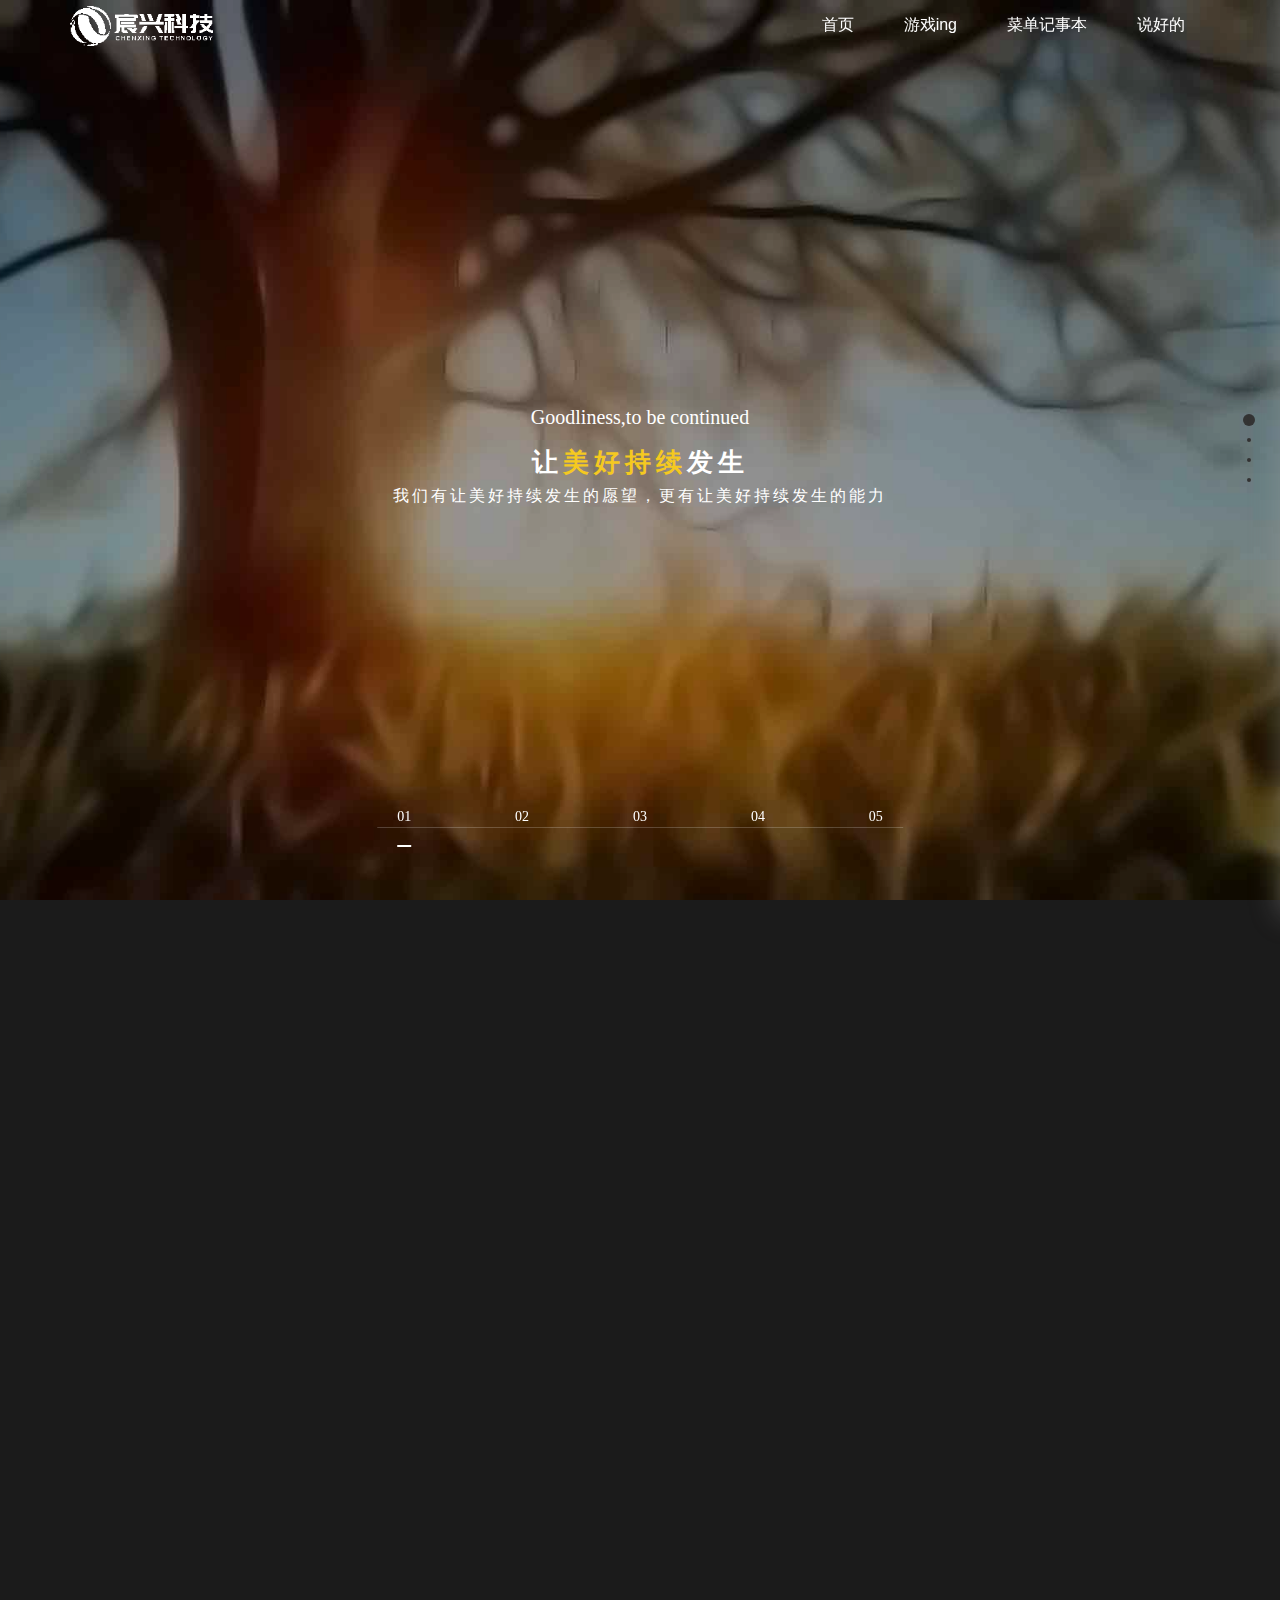
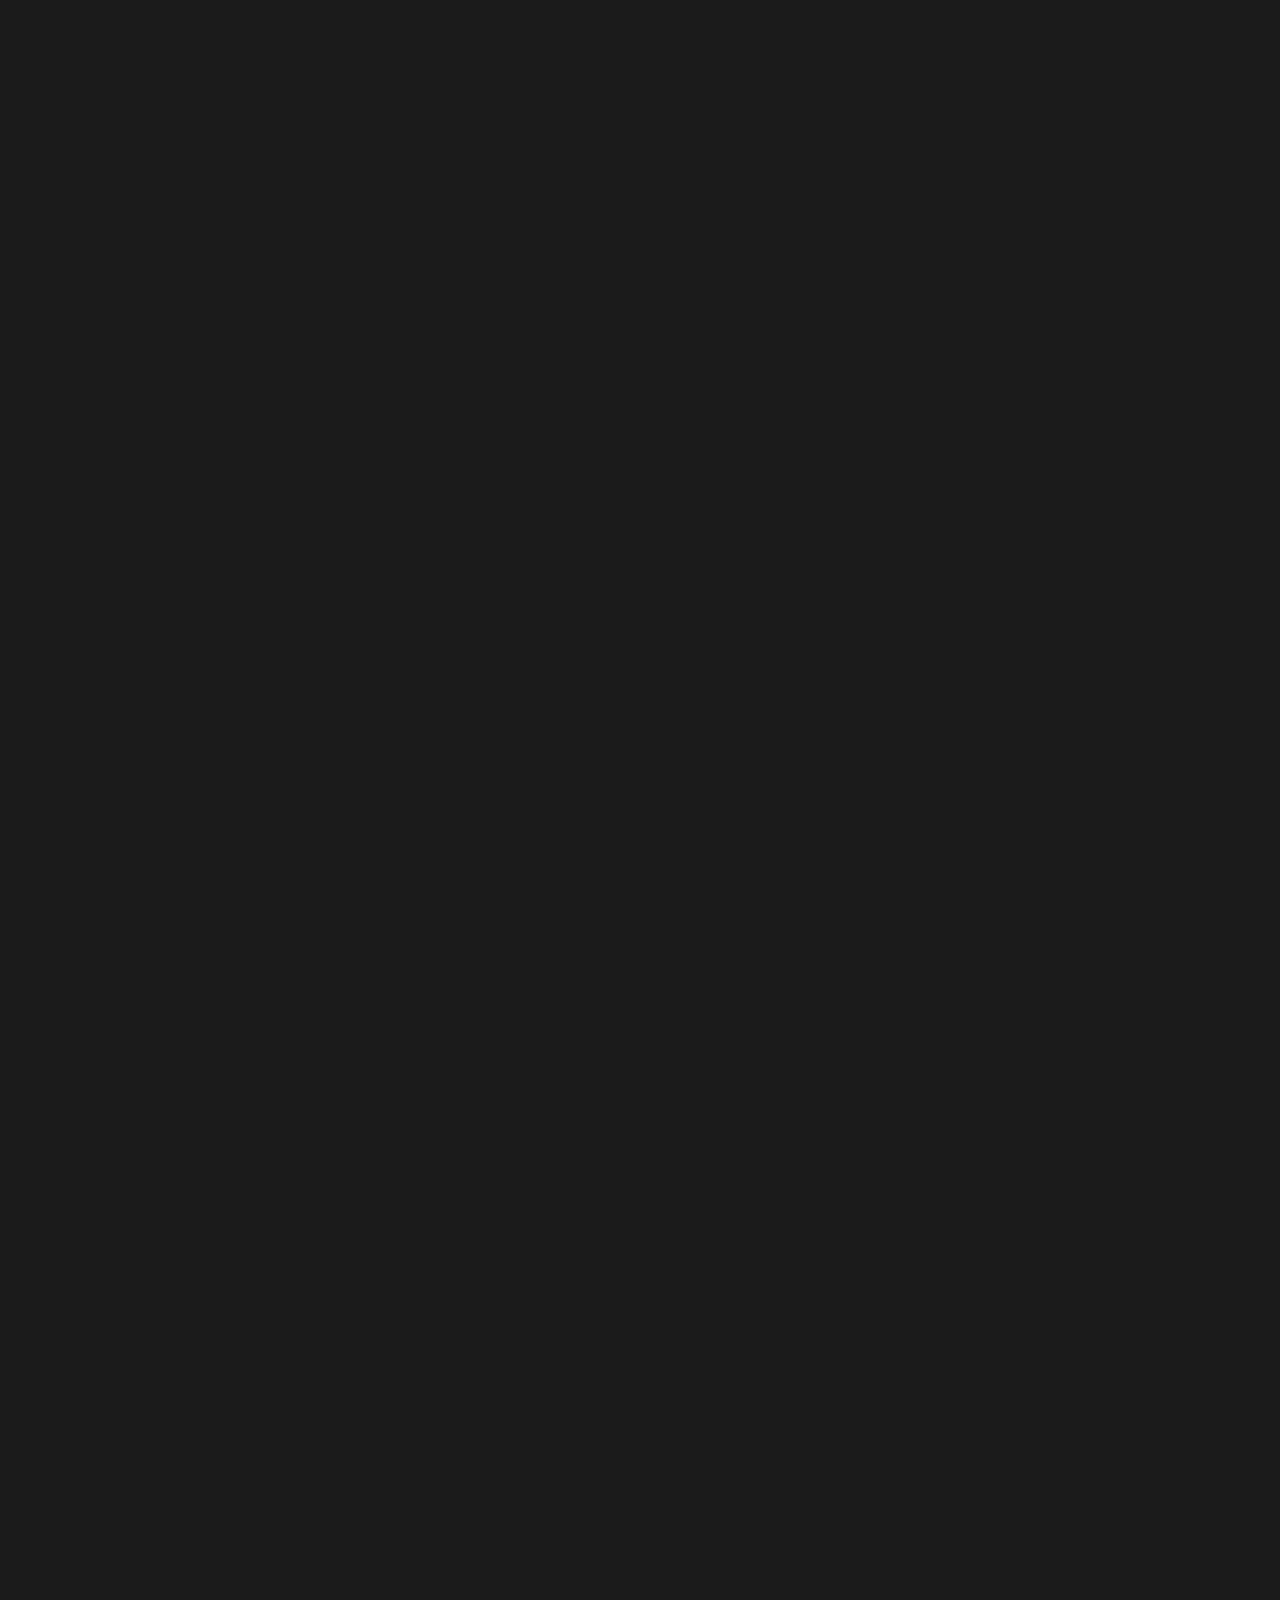
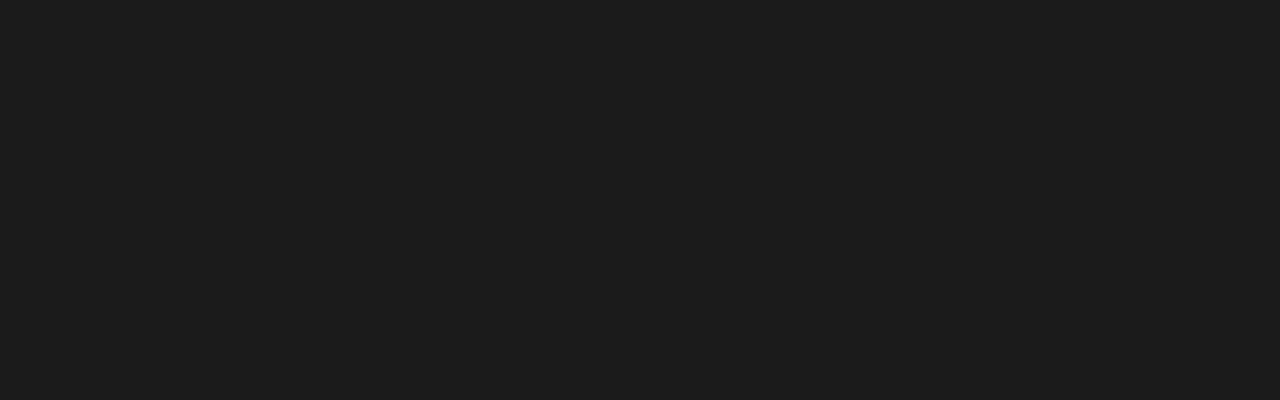
<file: love/index.html>
<!DOCTYPE html>
<html lang="zh">

	<head>
		<meta charset="UTF-8" />
		<meta name="viewport" content="width=device-width, initial-scale=1.0" />
		<meta http-equiv="X-UA-Compatible" content="ie=edge" />
		<title>banner轮播</title>

		<!--默认样式-->
		<link rel="stylesheet" href="css/reset.css">

		<!--响应式框架-->
		<link rel="stylesheet" type="text/css" href="css/bootstrap.css">

		<!--css3动画库-->
		<link rel="stylesheet" href="css/animate.css">

		<!--banner大图基础样式-->
		<link rel="stylesheet" href="css/slick.css">

		<!--页面滚动基础样式-->
		<link rel="stylesheet" href="css/jquery.fullPage.css" />

		<!--导航样式-->
		<link rel="stylesheet" href="css/head.css" />

		<!--图片和滚屏样式-->
		<link rel="stylesheet" href="css/index.css">

	</head>

	<body>
		<!-- 导航 -->
		<header class="header">
			<div class="container clearfix">
				<div class="fl left">
					<a href="javascript:void(0)"><img src="image/logo.png" alt="" class="img1" /></a>
					<a href="javascript:void(0)"><img src="image/logo2.jpg" alt="" class="img2" /></a>
				</div>
				<div class="fr nav">
					<ul class="navbar_nav" data-in="fadeInDown" data-out="fadeOutUp">
						<li class="active">
							<a href="javascript:void(0)">首页</a>
						</li>
						<li class="dropdown">
							<a href="javascript:void(0)">游戏ing</a>
							<div class="dropdown_menu">
								<a href="#">Custom Menu</a>
								<a href="#">Custom Menu</a>
								<a href="#">Custom Menu</a>
							</div>
						</li>
						<li>
							<a href="javascript:void(0)">菜单记事本</a>
						</li>
						<li>
							<a href="javascript:void(0)">说好的</a>
						</li>
					</ul>
				</div>
				<a href="javascript:void(0)" id="navToggle">
					<span></span>
				</a>
			</div>
		</header>
		<!--移动端的导航-->
		<div class="m_nav">
			<div class="top clearfix">
				<img src="image/closed.png" alt="" class="closed" />
			</div>
			<div class="logo">
				<img src="image/logo2.jpg" alt="" />
			</div>
			<ul class="ul" data-in="fadeInDown" data-out="fadeOutUp">
				<li class="active">
					<a href="javascript:void(0)">首页</a>
				</li>
				<li class="dropdown">
					<a href="javascript:void(0)">
						业务体系
					</a>
					<div class="dropdown_menu">
						<a href="#">Custom Menu</a>
						<a href="#">Custom Menu</a>
						<a href="#">Custom Menu</a>
					</div>
				</li>
				<li class="dropdown">
					<a href="javascript:void(0)">直营园</a>
					<div class="dropdown_menu">
						<a href="#">Custom Menu</a>
						<a href="#">Custom Menu</a>
						<a href="#">Custom Menu</a>
					</div>
				</li>
				<li>
					<a href="javascript:void(0)">行知资讯</a>
				</li>
				<li>
					<a href="javascript:void(0)">关于我们</a>
				</li>
				<li>
					<a href="javascript:void(0)">联系合作</a>
				</li>
			</ul>
		</div>
		<!-- 内容 -->
		<div id="index_main" class="index_main">
			<!--导航-->
			<div class="section section1">
				<div class="index_banner">
					<div class="item">
						<div class="items scaleBg" style="background-image: url(image/banner1.jpg);"></div>
						<div class="inner">
							<div class="block_txt">
								<h4> Goodliness,to be continued</h4>
								<h2>让<span>美好持续</span>发生</h2>
								<h3>我们有让美好持续发生的愿望，更有让美好持续发生的能力</h3>
							</div>
						</div>
					</div>
					<div class="item">
						<div class="items scaleBg" style="background-image: url(image/2.jpg);"></div>
						<div class="inner">
							<div class="block_txt">
								<h4> Goodliness,to be continued</h4>
								<h2>让<span>美好持续</span>发生</h2>
								<h3>我们有让美好持续发生的愿望，更有让美好持续发生的能力</h3>
							</div>
						</div>
					</div>
					<div class="item">
						<div class="items scaleBg" style="background-image: url(image/banner2.jpg);"></div>
						<div class="inner">
							<div class="block_txt">
								<h4> </h4>
								<h2><span>0-12岁</span><br>可持续发展教育体系</h2>
								<h3>0-3岁早教  |  3-6岁幼儿园  |  5-12岁成长衔接  |  6-12岁小学</h3>
							</div>
						</div>
					</div>
					<div class="item">
						<div class="items scaleBg" style="background-image: url(image/banner3.jpg);"></div>
						<div class="inner">
							<div class="block_txt">
								<h4> </h4>
								<h2>幼儿园园所整体解决方案</h2>
								<h3>全程支持  |  个性服务</h3>
							</div>
						</div>
					</div>
					<div class="item">
						<div class="items scaleBg" style="background-image: url(image/banner4.jpg);"></div>
						<div class="inner">
							<div class="block_txt">
								<h4>  </h4>
								<h2>成长管理发展测评</h2>
								<h3>科学量表  |  全面评估  |  教育指导</h3>
							</div>
						</div>
					</div>
				</div>
				<div class="left slick_txt">
					<div class="prev slick_arrow"></div>
				</div>
				<div class="right slick_txt">
					<div class="next slick_arrow"></div>
				</div>
				<div class="number">
					<div class="inner clearfix">
						<span class="active">01</span>
						<span>02</span>
						<span>03</span>
						<span>04</span>
						<span>05</span>
					</div>
				</div>
			</div>
			<div class="section section2">
				<div class="container">
					<h3>第二页</h3>
				</div>
			</div>
			<div class="section section3">
				<div class="container">
					<h3>第三页</h3>
				</div>
			</div>
			<div class="section section4">
				<div class="container">
					<h3>第四页</h3>
				</div>
			</div>
		</div>

		<script src="js/jquery.min.js"></script>
		<script src="js/jquery.fullPage.min.js"></script>
		<script src="js/index_slick.js"></script>
		<script src="js/index.js"></script>

	</body>

</html>
</file>
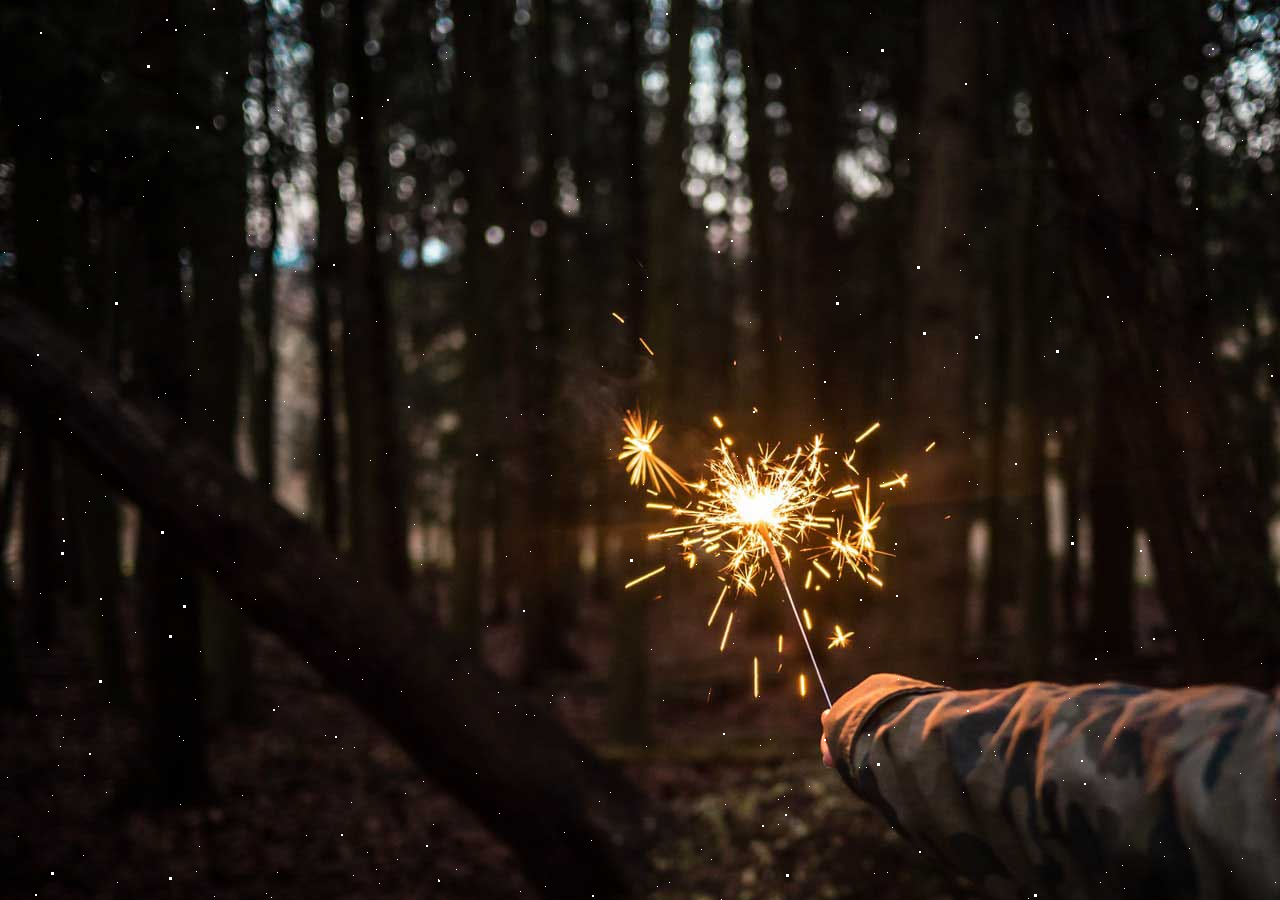
<file: love/petard.html>
<!DOCTYPE html>
<html lang="en">

	<head>
		<meta charset="UTF-8">
		<title>CodePen - dust particle with css</title>
		<meta charset="utf-8">
		<meta http-equiv="X-UA-Compatible" content="IE=edge">
		<meta name="viewport" content="width=device-width, initial-scale=1.0, maximum-scale=1.0, user-scalable=no">
		<meta name="description" content="Dust Particles Animation with css">
		<meta name="keywords" content="single background,animation,bootstrap, creative, design, fullpage, information, maintenance, modern, onepage, perfect, responsive, google map">
		<meta name="author" content="Swarup Kumar">

		<link rel="stylesheet" href="css/style.css">

	</head>

	<body>
		<div id="nc-main" class="nc-main bg-cover bg-cc">
			<div class="full-wh">
				<div class="bg-animation">
					<div id='stars'></div>
					<div id='stars2'></div>
					<div id='stars3'></div>
					<div id='stars4'></div>
				</div>
			</div>
		</div>
		

	</body>

</html>
</file>
<file: love/css/head.css>
body{background-color: #1b1b1b}
/*====================导航*********/
.header{
	width:100%;
	position:fixed;
	top:0;
	left:0;
	z-index:999;
	height:50px;
	padding: 0 30px;
	/*background: rgba(28, 35, 39, 0.8);*/
}
/*左侧logo*/
.header .left{
	width: 12%;
}
.header .left a img{
	height: 40px;
	margin-top: 6px;
}
.header .left .img2{
	display: none;
}
/*右侧*/
.header .nav{
	-webkit-transition: 0.5s;
	-moz-transition: 0.5s;
	-o-transition: 0.5s;
	transition: 0.5s;
	height: 100%;
	line-height: 50px;
	display: block;
}
.header .navbar_nav li{
	float:left;
	position: relative;
	display: block;
}
.header .navbar_nav li:after{
    content: "";
    width: 0;
    height: 2px;
    background: orangered;
    position: absolute;
    bottom: 0;
    left: 0;
    transition: all 0.5s ease 0s;
}
.header .navbar_nav li:hover:after{
    width: 100%;
}
.header .navbar_nav li a{
	text-decoration: none;
	height: 100%;
	padding: 0 25px;
	display: block;
	-webkit-transition: 0.5s;
	-moz-transition: 0.5s;
	-o-transition: 0.5s;
	transition: 0.5s;
	color: #fff;
	font-size: 16px;
}
.header .navbar_nav li:hover a{
	color: orangered;
}
.header .navbar_nav li.dropdown{
	display: inherit;
	position: relative;
}
.header .navbar_nav li.dropdown .jt{
	width: 20px;
	height: 20px;
	background: url(i/top.png) no-repeat;
	background-size: 100% 100%;
	display: block;
}
.header .navbar_nav li.dropdown .dropdown_menu{
	display: none;
	position: absolute;
	top:50px;
	width: 100%;
	background: #fff;
	box-shadow: 0 15px 27px 0 rgba(167,165,165,0.38);
	width: 120%;
    left: -10%;
}
.header .navbar_nav li.dropdown .dropdown_menu a{
	font-size: 14px;
	color: #666;
	padding: 0 10px;
	line-height: 40px;
	text-align: center;
	background: #fff;
	margin-bottom: 2px;
}
.header .navbar_nav li.dropdown:hover .dropdown_menu{
	display: block;
	background: #f3f3f3;
	-webkit-transition: 0.5s;
	-moz-transition: 0.5s;
	-o-transition: 0.5s;
	transition: 0.5s;
}
.header .navbar_nav li.dropdown:hover .dropdown_menu a{
	color: #666;
}
.header .navbar_nav li.dropdown:hover .dropdown_menu a:hover{
	color: #fff;
	background: orange;
}
/*白色背景的头部*/
.header.on{
	background: #fff;
	border-bottom: 1px solid #ccc;
}
.header.on .left .img1{
	display: none;
}
.header.on .left .img2{
	display: block;
}
.header.on .navbar_nav li a{
	color: #333;
}
.header.on .navbar_nav li:hover a{
	color: orangered;
}
#navToggle{
	display: none;
}

.m_nav{
	position: fixed;
	top: 0px;
	box-shadow: 0 15px 27px 0 rgba(167,165,165,0.38);
	width: 100%;
    height: 100%;
    background: #fff;
    transition: all ease 0.5s;
    -webkit-transition: all ease 0.5s;
	z-index: 1000;
    opacity: 1;
    visibility: visible;
    margin-top: 0;
    overflow-y: auto;
    transition: all .6s cubic-bezier(.77, 0, .175, 1) 0ms;
    top: 0;
    transform: translateX(100%);
}
.m_nav.open{
    transform: translateX(0);
}
.m_nav .top{
	height: 60px;
	padding: 20px;
	box-sizing: border-box;
}
.m_nav .top .closed{
	width: 30px;
	height: 30px;
	vertical-align: middle;
	float:right;
	cursor: pointer;
}
.m_nav .logo{
	width: 100%;
	margin:0 auto;
}
.m_nav .logo img{
	height: 50px;
	display: block;
	margin:30px auto;
}
.m_nav .ul{
	margin-top: 30px;
}
.m_nav .ul li{
	padding: 0 20px;
	border-bottom: 1px solid #f5f5f5;
	transform: translateY(0);
	-webkit-transform: translateY(100%);
    transform: translateY(100%);
    -webkit-transition: all .6s cubic-bezier(.77, 0, .175, 1) 0ms;
    transition: all .6s cubic-bezier(.77, 0, .175, 1) 0ms;
    opacity: 0;
}
.m_nav.open .ul li{
	opacity: 1;
    -webkit-transform: translateY(0);
    transform: translateY(0);
}
.m_nav .ul li:nth-child(1) {
    -webkit-transition: all .2s cubic-bezier(.77, 0, .175, 1) 0ms;
    transition: all .2s cubic-bezier(.77, 0, .175, 1) 0ms;
}
.m_nav .ul li:nth-child(2) {
    -webkit-transition: all .4s cubic-bezier(.77, 0, .175, 1) 0ms;
    transition: all .4s cubic-bezier(.77, 0, .175, 1) 0ms;
}
.m_nav .ul li:nth-child(3) {
    -webkit-transition: all .6s cubic-bezier(.77, 0, .175, 1) 0ms;
    transition: all .6s cubic-bezier(.77, 0, .175, 1) 0ms;
}
.m_nav .ul li:nth-child(4) {
    -webkit-transition: all .8s cubic-bezier(.77, 0, .175, 1) 0ms;
    transition: all .8s cubic-bezier(.77, 0, .175, 1) 0ms;
}
.m_nav .ul li:nth-child(5) {
    -webkit-transition: all 1.0s cubic-bezier(.77, 0, .175, 1) 0ms;
    transition: all 1.0s cubic-bezier(.77, 0, .175, 1) 0ms;
}
.m_nav .ul li:nth-child(6) {
    -webkit-transition: all 1.2s cubic-bezier(.77, 0, .175, 1) 0ms;
    transition: all 1.2s cubic-bezier(.77, 0, .175, 1) 0ms;
}
.m_nav .ul li a{
	display: block;
	text-decoration: none;
	color: #333;
	font-size: 16px;
	height: 50px;
	line-height: 50px;
	width: 100%;
}
.m_nav .ul li .dropdown_menu{
	display: none;
}
.m_nav .ul li.dropdown.active .dropdown_menu{
	display: block;
}
.m_nav .ul li .dropdown_menu a{
	display: block;
	height: 50px;
	line-height: 50px;
	padding: 0 40px;
	box-sizing: border-box;
	border-bottom: 1px solid #f5f5f5;
}
.m_nav .ul li .dropdown_menu a:last-child{
	border: none;
}
.banner{
	width: 100%;
}
.banner img{
	width: 100%;
}

@media screen and (max-width: 992px){
	.header{
		padding: 0 10px;
	}
	.header #navToggle {
		height: 100%;
		padding: 9px 15px;
		margin-right: -15px;
		display: inline-block;
		float: right;
	}
	.header #navToggle span {
		position: relative;
		width: 25px;
		height: 1px;
		margin-top: 19px;
	}
	.header #navToggle span:before,
	.header #navToggle span:after {
		content: '';
		position: relative;
		width: 100%;
		height: 1px;
		left: 0;
	}
	.header #navToggle span,
	.header #navToggle span:before,
	.header #navToggle span:after {
		-webkit-transition: 0.3s;
		-moz-transition: 0.3s;
		-o-transition: 0.3s;
		transition: 0.3s;
		display: block;
		background: #4f4f4f;
	}
	.header #navToggle span:before {
		top: 8px;
	}
	.header #navToggle span:after {
		bottom: 10px;
	}
	.header #navToggle.open span:before {
		top: 10px;
		-webkit-transform: translateY(-11px) rotate(-45deg);
		-moz-transform: translateY(-11px) rotate(-45deg);
		-ms-transform: translateY(-11px) rotate(-45deg);
		-o-transform: translateY(-11px) rotate(-45deg);
		transform: translateY(-11px) rotate(-45deg);
	}
	.header #navToggle.open span:after {
		bottom: 12px;
		-webkit-transform: translateY(10px) rotate(45deg);
		-moz-transform: translateY(10px) rotate(45deg);
		-ms-transform: translateY(10px) rotate(45deg);
		-o-transform: translateY(10px) rotate(45deg);
		transform: translateY(10px) rotate(45deg);
	}
	.header #navToggle.open span {
		background: none;
	}
	.header #navToggle.open span:before,
	.header #navToggle.open span:after {
		background: #4f4f4f;
	}
	
	.header .nav{
		display: none;
	}
	
	.banner img{
		height: 600px;
		object-fit: cover;
	}
}
</file>
<file: love/css/index.css>
/*banner背景图片动画*/
@-webkit-keyframes scale-bg{
	from{
		-webkit-transform:scale(1.2);
		transform:scale(1.2);
	}
	to{
		-webkit-transform:scale(1);
		transform:scale(1);
	}
}
@keyframes scale-bg{
	from{
		-webkit-transform:scale(1.2);
		transform:scale(1.2);
	}
	to{
		-webkit-transform:scale(1);
		transform:scale(1);
	}
}
/*banner */
.index_main{
	background: #f7f7f7;
}
.index_main .section1{
	position: relative;
}
.index_main .section1 .index_banner .item{
	background-size: cover;
	-webkit-background-size:cover;
	background-position: center;
	background-repeat: no-repeat;
	height:100vh;
	position: relative;
}
.index_main .section1 .index_banner .item.slick-current .scaleBg{
	visibility: visible; 
	-webkit-animation:scale-bg 6s linear forwards;
	animation:scale-bg 6s linear forwards;
}
.index_main .section1 .index_banner .items{
	background-size: cover;
	background-position: center center;
	background-repeat: no-repeat;
	position: absolute;
	left: 0;
	top: 0;
	width: 100%;
	height: 100%;
	z-index: 0;
}
.index_main .section1 .index_banner .items:after{
	content: "";
	display: block;
	width: 100%;
	height: 100%;
	position: absolute;
	left: 0;
	top: 0;
	background: rgba(0,0,0,0.2);
}
.index_main .section1 .index_banner .item .inner .block_txt{
	position: absolute;
	top: 44%;
	right: 10px;
	left:10px;
	opacity: 0; 
	transform: translateY(40px);
	-webkit-transform: translateY(40px); 
	-webkit-transition: all 500ms ease; 
	transition: all 500ms ease;
}
.index_main .section1 .index_banner .item.active .inner .block_txt{
	opacity: 1; 
	-webkit-transform: translateY(0); 
	transform: translateY(0); 
	-webkit-transition-delay: 100ms; 
	transition-delay: 100ms;
}
.index_main .section1 .index_banner .item .inner .block_txt h4{
	font-size: 30px;
	color: #fff;
	text-align: center;
	font-family: 'COCO';
}
.index_main .section1 .index_banner .item .inner .block_txt h2{
	color: #fff;
	font-size: 70px;
	font-weight: bold;
	text-align:center;
	letter-spacing:5px;
}
.index_main .section1 .index_banner .item .inner .block_txt h2 span{
	color: #f5c920;
	display: inline-block;
	letter-spacing: 5px;
}
.index_main .section1 .index_banner .item .inner .block_txt h3{
	color: #fff;
	font-size: 22px;
	text-align:center;
	margin-top: 10px;
	letter-spacing: 3px;
}
.index_main .section1 .slick_txt{
	width:30%;
	height: 100%;
	background-color: transparent;
	transition: all 500ms ease;
	-webkit-transition:all 500ms ease; 
	background-repeat: no-repeat;
	position: absolute;
	top: 0;
	font-size: 0;
	outline: none;
	border:0;
}
.index_main .section1 .left{
	left: 0;
}
.index_main .section1 .right{
	right:0;
}
.index_main .section1 .slick_txt:hover .slick_arrow{
	opacity: 1;
	visibility: visible;
}
.index_main .section1 .slick_txt .slick_arrow{
	width: 20px;
	height: 36px;
	background-repeat: no-repeat;
	background-position: center;
	margin-top: -18px;
	position: absolute;
	top: 50%;
	cursor: pointer;
	transition: all 500ms ease;
	-webkit-transition:all 500ms ease;
	opacity: 0;
	visibility: hidden;
}
.index_main .section1 .slick_txt .prev{
	background-image:url(../image/ban_prev.png);
	left:60px;
}
.index_main .section1 .slick_txt .next{
	background-image:url(../image/ban_next.png);
	right:60px;
}
.index_main .section1 .slick_txt .prev:hover{
	background-image:url(../image/ban_prev_hover.png);
}
.index_main .section1 .slick_txt .next:hover{
	background-image:url(../image/ban_next_hover.png);
}
.index_main .section1 .number{
	position: absolute;
	bottom:8%;
	left: 50%;
	padding-bottom: 5px;
	border-bottom: 1px solid rgba(255,255,255,0.2);
	display: table;
	padding: 0 20px;
	width: auto;
	text-align: center;
	transform: translateX(-50%);
	-webkit-transform: translateX(-50%);
}
.index_main .section1 .number span{
	font-family: "Myriad Pro","Microsoft YaHei";
	font-size: 14px;
	color: #fff;
	margin-right:100px;
	display: inline-block;
	cursor: pointer;
	position: relative;
	transition: all 500ms ease;
	-webkit-transition:all 500ms ease;
}
.index_main .section1 .number span:last-child{
	margin-right: 0;
}
.index_main .section1 .number span:after{
	content: "";
	display: inline-block;
	width: 0;
	height: 2px;
	background: #fff;
	position: absolute;
	left: 50%;
	transform: translateX(-50%);
	-webkit-transform: translateX(-50%);
	bottom:-20px;
	opacity: 0;
	visibility: hidden;
	transition: all 500ms ease;
	-webkit-transition:all 500ms ease;
}
.index_main .section1 .number span.active:after{
	width: 100%;
	opacity: 1;
	visibility: visible;
}

.index_main .section2{
	background: #f5f5f5;
}
.index_main .section2 h3{
	text-align: center;
}
.index_main .section3{
	width: 100%;
	height: 100%;
	background: url(../image/3.jpg) no-repeat;
	background-size: 100% 100%;
}
.index_main .section3 h3{
	text-align: center;
}
.index_main .section4{
	background: #f5f5f5;
}
.index_main .section4 h3{
	text-align: center;
}

@media only screen and (max-width: 1600px){
	.index_main .section1 .index_banner .item .inner .block_txt h4{
		font-size: 28px;
	}
	.index_main .section1 .index_banner .item .inner .block_txt h2{
		font-size: 60px;
	}
	.index_main .section1 .index_banner .item .inner .block_txt h3{
		font-size: 20px;
	}
}
@media only screen and (max-width: 1440px){
	.index_main .section1 .index_banner .item .inner .block_txt h4{
		font-size: 24px;
	}
	.index_main .section1 .index_banner .item .inner .block_txt h2{
		font-size: 40px;
	}
	.index_main .section1 .index_banner .item .inner .block_txt h3{
		font-size: 18px;
		margin-top: 5px;
	}
}
@media only screen and (max-width: 1366px){
	.index_main .section1 .index_banner .item .inner .block_txt h4{
		font-size: 20px;
	}
	.index_main .section1 .index_banner .item .inner .block_txt h2{
		font-size: 26px;
	}
	.index_main .section1 .index_banner .item .inner .block_txt h3{
		font-size: 16px;
	}
	.index_main .section1 .index_banner .slick-arrow{
		background-size: auto 30px;
	}
}
@media only screen and (max-width: 1300px){

}
@media only screen and (max-width: 1199px){
	.index_main .section1 .index_banner .item .inner .block_txt h4{
		font-size: 18px;
	}
	.index_main .section1 .index_banner .item .inner .block_txt h2{
		font-size: 22px;
		}
	.index_main .section1 .index_banner .item .inner .block_txt h3{
		font-size: 14px;
	}
}
@media only screen and (max-width: 992px){
	.index_main .section1 .index_banner .item{
		height: 100vh;
	}
	.index_main .section1 .index_banner .item .inner .block_txt{
		left: 0;
		right:0;
		margin: 0 auto;
		padding: 0 20px;
		top: 42%;
	}
	.index_main .section1 .index_banner .slick-arrow{
		display: none !important;
	}
    .index_main .section1 .index_banner .slick-dots{
    	position: absolute;
    	bottom: 12px;
    }
    .index_main .section1 .index_banner .slick-dots li{
    	width: 12px;
    	height: 12px;
    	border-radius: 50%;
    	border:2px solid #fff;
    }
    .index_main .section1 .index_banner .slick-dots li button{
    	display: none;
    }
    .index_main .section1 .index_banner .slick-dots li.slick-active{
    	background: #fff;
    }
	.index_main .section1 .number{
		bottom: 12%;
		display: none;
	}
	.index_main .section1 .number span{
		margin-right: 22px;
	}
	.index_main .section1 .number span:after{
		bottom: -14px;
	}

}
@media only screen and (max-width: 767px){
    
}
@media only screen and (max-width: 340px){
 
}
@media only screen and (max-width: 320px){
	
}
</file>
<file: love/css/style.css>
* {
	margin: 0;
	padding: 0;
	list-style-type: none;
}

#nc-main {
	position: relative;
	height: 100vh;
	overflow-x: hidden;
	-webkit-box-shadow: 0 0 30px #241d20;
	box-shadow: 0 0 30px #241d20;
	-webkit-transition: -webkit-transform 0.4s;
	transition: -webkit-transform 0.4s;
	transition: transform 0.4s;
	transition: transform 0.4s, -webkit-transform 0.4s;
}

#nc-main {
	background-image: url(../image/12.jpg);
}

.full-wh {
	position: absolute;
	top: 0px;
	left: 0px;
	bottom: 0px;
	width: 100%;
}

.bg-animation {
	position: fixed;
	top: 0;
	left: 0;
	width: 100%;
	height: 100%;
}

.bg-animation {
	position: fixed;
	top: 0;
	left: 0;
	width: 100%;
	height: 100%;
}

#stars {
	width: 1px;
	height: 1px;
	background: transparent;
	box-shadow: 117px 1613px #FFF, 1488px 635px #FFF, 944px 914px #FFF, 647px 277px #FFF, 1792px 1205px #FFF, 656px 1517px #FFF, 820px 1839px #FFF, 1153px 1400px #FFF, 870px 13px #FFF, 550px 702px #FFF, 1155px 1056px #FFF, 88px 1709px #FFF, 1450px 1090px #FFF, 1929px 457px #FFF, 1390px 905px #FFF, 1771px 269px #FFF, 1741px 669px #FFF, 432px 64px #FFF, 563px 996px #FFF, 1918px 1873px #FFF, 1845px 1211px #FFF, 231px 1503px #FFF, 37px 220px #FFF, 1970px 495px #FFF, 1812px 925px #FFF, 67px 1398px #FFF, 535px 279px #FFF, 1837px 829px #FFF, 1945px 685px #FFF, 1677px 1817px #FFF, 1317px 1415px #FFF, 1785px 905px #FFF, 1787px 1554px #FFF, 802px 1296px #FFF, 512px 1101px #FFF, 583px 1364px #FFF, 336px 558px #FFF, 979px 334px #FFF, 106px 792px #FFF, 204px 34px #FFF, 1845px 1763px #FFF, 445px 1599px #FFF, 386px 453px #FFF, 471px 952px #FFF, 1466px 1676px #FFF, 1885px 303px #FFF, 51px 1717px #FFF, 1211px 299px #FFF, 1546px 1887px #FFF, 1067px 33px #FFF, 1088px 1326px #FFF, 1938px 760px #FFF, 470px 648px #FFF, 1213px 269px #FFF, 1767px 78px #FFF, 977px 976px #FFF, 1926px 175px #FFF, 722px 1512px #FFF, 945px 227px #FFF, 1811px 99px #FFF, 1912px 1406px #FFF, 1602px 1243px #FFF, 610px 449px #FFF, 654px 1393px #FFF, 1930px 1193px #FFF, 258px 1184px #FFF, 89px 265px #FFF, 824px 1494px #FFF, 1506px 1435px #FFF, 1027px 753px #FFF, 1px 1197px #FFF, 530px 1161px #FFF, 864px 1555px #FFF, 1610px 1604px #FFF, 1035px 1114px #FFF, 1456px 133px #FFF, 1196px 1253px #FFF, 361px 1037px #FFF, 834px 351px #FFF, 436px 1676px #FFF, 1194px 1007px #FFF, 1141px 647px #FFF, 319px 454px #FFF, 937px 1769px #FFF, 1872px 1013px #FFF, 733px 643px #FFF, 1250px 511px #FFF, 189px 296px #FFF, 1639px 163px #FFF, 1584px 336px #FFF, 1912px 1343px #FFF, 1298px 1307px #FFF, 1750px 902px #FFF, 1129px 845px #FFF, 1899px 1470px #FFF, 1427px 232px #FFF, 1391px 838px #FFF, 1225px 1819px #FFF, 190px 1366px #FFF, 1865px 518px #FFF, 203px 1383px #FFF, 1455px 614px #FFF, 423px 354px #FFF, 1678px 1790px #FFF, 241px 608px #FFF, 1089px 730px #FFF, 1342px 38px #FFF, 1848px 249px #FFF, 1874px 1785px #FFF, 1040px 1837px #FFF, 751px 261px #FFF, 510px 1975px #FFF, 52px 795px #FFF, 1786px 1310px #FFF, 498px 712px #FFF, 190px 375px #FFF, 1341px 722px #FFF, 43px 1394px #FFF, 1821px 1687px #FFF, 106px 130px #FFF, 1717px 1978px #FFF, 168px 151px #FFF, 183px 740px #FFF, 945px 1381px #FFF, 669px 1170px #FFF, 1285px 1816px #FFF, 110px 1217px #FFF, 1623px 813px #FFF, 869px 647px #FFF, 867px 582px #FFF, 735px 1240px #FFF, 519px 1896px #FFF, 132px 156px #FFF, 1649px 193px #FFF, 241px 1109px #FFF, 643px 484px #FFF, 574px 1282px #FFF, 1952px 564px #FFF, 1978px 145px #FFF, 329px 903px #FFF, 1674px 617px #FFF, 1978px 558px #FFF, 1808px 1715px #FFF, 1526px 1238px #FFF, 475px 1330px #FFF, 810px 425px #FFF, 1709px 634px #FFF, 1658px 336px #FFF, 425px 194px #FFF, 352px 96px #FFF, 148px 180px #FFF, 1139px 1046px #FFF, 1809px 1233px #FFF, 1669px 171px #FFF, 263px 1394px #FFF, 534px 715px #FFF, 396px 1008px #FFF, 589px 1445px #FFF, 1190px 381px #FFF, 1709px 279px #FFF, 520px 891px #FFF, 1136px 1867px #FFF, 1280px 1233px #FFF, 836px 296px #FFF, 1348px 646px #FFF, 1539px 913px #FFF, 423px 781px #FFF, 1271px 1805px #FFF, 696px 564px #FFF, 1549px 804px #FFF, 303px 1555px #FFF, 1449px 1903px #FFF, 66px 687px #FFF, 1164px 856px #FFF, 1958px 1326px #FFF, 125px 157px #FFF, 508px 1669px #FFF, 465px 725px #FFF, 1925px 1440px #FFF, 405px 793px #FFF, 278px 110px #FFF, 1084px 1065px #FFF, 1077px 705px #FFF, 663px 1844px #FFF, 734px 263px #FFF, 870px 1761px #FFF, 103px 1169px #FFF, 1506px 1295px #FFF, 1883px 926px #FFF, 335px 1361px #FFF, 1126px 1284px #FFF, 257px 1165px #FFF, 837px 580px #FFF, 1211px 1362px #FFF, 1137px 1380px #FFF, 135px 632px #FFF, 1491px 1965px #FFF, 1098px 195px #FFF, 506px 417px #FFF, 693px 1243px #FFF, 622px 1862px #FFF, 1412px 1343px #FFF, 948px 1894px #FFF, 1315px 1363px #FFF, 754px 1098px #FFF, 1931px 930px #FFF, 1831px 342px #FFF, 1751px 1839px #FFF, 84px 775px #FFF, 1662px 1488px #FFF, 617px 1769px #FFF, 1869px 1292px #FFF, 963px 432px #FFF, 371px 1114px #FFF, 37px 642px #FFF, 21px 1184px #FFF, 602px 366px #FFF, 414px 524px #FFF, 282px 244px #FFF, 1689px 868px #FFF, 943px 681px #FFF, 898px 679px #FFF, 449px 1774px #FFF, 1678px 1313px #FFF, 475px 1811px #FFF, 1146px 1509px #FFF, 1151px 1863px #FFF, 1617px 846px #FFF, 82px 1077px #FFF, 324px 1317px #FFF, 1516px 885px #FFF, 1706px 1526px #FFF, 1925px 1180px #FFF, 553px 967px #FFF, 1072px 536px #FFF, 1715px 1816px #FFF, 185px 286px #FFF, 1362px 1600px #FFF, 628px 1938px #FFF, 1187px 412px #FFF, 569px 211px #FFF, 1959px 1356px #FFF, 1571px 105px #FFF, 319px 1111px #FFF, 36px 1364px #FFF, 502px 1788px #FFF, 1051px 1993px #FFF, 1617px 773px #FFF, 424px 1507px #FFF, 1623px 1955px #FFF, 307px 662px #FFF, 183px 1048px #FFF, 1919px 1453px #FFF, 1006px 1817px #FFF, 468px 673px #FFF, 1142px 1375px #FFF, 1228px 443px #FFF, 1734px 552px #FFF, 20px 1041px #FFF, 1783px 334px #FFF, 98px 1237px #FFF, 1356px 1940px #FFF, 853px 1779px #FFF, 1910px 560px #FFF, 1174px 1656px #FFF, 110px 1724px #FFF, 542px 1771px #FFF, 1758px 1931px #FFF, 1463px 1401px #FFF, 1155px 84px #FFF, 1504px 835px #FFF, 750px 322px #FFF, 407px 1900px #FFF, 1600px 1141px #FFF, 657px 886px #FFF, 526px 714px #FFF, 18px 836px #FFF, 1546px 1548px #FFF, 22px 469px #FFF, 594px 1466px #FFF, 1160px 1078px #FFF, 627px 1055px #FFF, 195px 699px #FFF, 1099px 684px #FFF, 530px 551px #FFF, 1160px 1325px #FFF, 894px 727px #FFF, 1157px 98px #FFF, 136px 1483px #FFF, 1875px 1975px #FFF, 1803px 566px #FFF, 318px 1073px #FFF, 1866px 1656px #FFF, 543px 414px #FFF, 719px 474px #FFF, 1115px 738px #FFF, 353px 875px #FFF, 184px 1938px #FFF, 1854px 1534px #FFF, 420px 1698px #FFF, 1480px 1550px #FFF, 522px 203px #FFF, 1897px 1904px #FFF, 975px 1708px #FFF, 1774px 602px #FFF, 1908px 274px #FFF, 61px 715px #FFF, 983px 1156px #FFF, 326px 1013px #FFF, 641px 290px #FFF, 1522px 120px #FFF, 405px 1637px #FFF, 1021px 1099px #FFF, 631px 1145px #FFF, 982px 1967px #FFF, 200px 651px #FFF, 795px 351px #FFF, 790px 1082px #FFF, 144px 1572px #FFF, 1542px 901px #FFF, 158px 1524px #FFF, 849px 1843px #FFF, 1807px 203px #FFF, 1747px 45px #FFF, 1603px 1738px #FFF, 617px 1966px #FFF, 342px 748px #FFF, 1779px 1173px #FFF, 1428px 152px #FFF, 589px 1998px #FFF, 1940px 1838px #FFF, 115px 272px #FFF, 1217px 1395px #FFF, 1402px 1491px #FFF, 1833px 1814px #FFF, 243px 966px #FFF, 319px 578px #FFF, 813px 364px #FFF, 669px 882px #FFF, 551px 134px #FFF, 1819px 920px #FFF, 740px 1826px #FFF, 1021px 952px #FFF, 1575px 453px #FFF, 324px 419px #FFF, 929px 417px #FFF, 885px 1112px #FFF, 503px 187px #FFF, 1908px 362px #FFF, 1063px 1601px #FFF, 169px 1792px #FFF, 789px 963px #FFF, 1697px 948px #FFF, 1761px 1810px #FFF, 1844px 1591px #FFF, 1709px 949px #FFF, 1402px 1396px #FFF, 1037px 225px #FFF, 1832px 518px #FFF, 1728px 1782px #FFF, 194px 1421px #FFF, 1395px 742px #FFF, 1478px 1325px #FFF, 40px 593px #FFF, 1732px 117px #FFF, 51px 158px #FFF, 1598px 1672px #FFF, 701px 849px #FFF, 1403px 1979px #FFF, 145px 1414px #FFF, 550px 906px #FFF, 1366px 460px #FFF, 142px 1379px #FFF, 34px 1864px #FFF, 1346px 308px #FFF, 293px 998px #FFF, 21px 1868px #FFF, 540px 1033px #FFF, 60px 746px #FFF, 1602px 1476px #FFF, 180px 804px #FFF, 345px 1982px #FFF, 1439px 640px #FFF, 939px 1834px #FFF, 20px 432px #FFF, 492px 1549px #FFF, 109px 1579px #FFF, 1796px 1403px #FFF, 1079px 519px #FFF, 1664px 389px #FFF, 1627px 1061px #FFF, 823px 419px #FFF, 1399px 1882px #FFF, 1906px 344px #FFF, 1189px 848px #FFF, 117px 882px #FFF, 1262px 33px #FFF, 1048px 434px #FFF, 1208px 1309px #FFF, 1616px 408px #FFF, 1833px 853px #FFF, 1433px 1656px #FFF, 811px 1861px #FFF, 439px 1672px #FFF, 1105px 248px #FFF, 328px 1652px #FFF, 13px 1658px #FFF, 685px 987px #FFF, 985px 403px #FFF, 1664px 1206px #FFF, 1993px 1925px #FFF, 440px 917px #FFF, 1835px 319px #FFF, 1404px 1907px #FFF, 624px 1443px #FFF, 843px 954px #FFF, 478px 1567px #FFF, 895px 1602px #FFF, 1231px 871px #FFF, 1267px 1646px #FFF, 475px 334px #FFF, 784px 796px #FFF, 1294px 199px #FFF, 109px 702px #FFF, 1978px 362px #FFF, 291px 940px #FFF, 971px 1343px #FFF, 74px 719px #FFF, 36px 715px #FFF, 1007px 1423px #FFF, 860px 314px #FFF, 631px 177px #FFF, 1900px 1590px #FFF, 1239px 1348px #FFF, 1346px 1270px #FFF, 1934px 1475px #FFF, 1553px 559px #FFF, 588px 1969px #FFF, 670px 1269px #FFF, 1484px 376px #FFF, 20px 1424px #FFF, 1396px 8px #FFF, 969px 244px #FFF, 1807px 538px #FFF, 1873px 891px #FFF, 636px 1142px #FFF, 1474px 1562px #FFF, 763px 350px #FFF, 663px 700px #FFF, 500px 1469px #FFF, 1302px 722px #FFF, 181px 291px #FFF, 266px 893px #FFF, 1403px 654px #FFF, 492px 460px #FFF, 1503px 1369px #FFF, 23px 1662px #FFF, 349px 333px #FFF, 1435px 1017px #FFF, 1441px 705px #FFF, 1708px 1446px #FFF, 1041px 911px #FFF, 1063px 780px #FFF, 1158px 1356px #FFF, 767px 1454px #FFF, 1912px 797px #FFF, 1731px 1759px #FFF, 1378px 1390px #FFF, 1815px 1364px #FFF, 960px 270px #FFF, 1343px 427px #FFF, 275px 203px #FFF, 1319px 1092px #FFF, 1455px 770px #FFF, 283px 1503px #FFF, 1505px 901px #FFF, 1738px 1561px #FFF, 1526px 1935px #FFF, 1757px 669px #FFF, 1640px 620px #FFF, 1750px 722px #FFF, 748px 66px #FFF, 1149px 540px #FFF, 159px 953px #FFF, 200px 1426px #FFF, 515px 1110px #FFF, 1552px 737px #FFF, 1094px 1459px #FFF, 778px 799px #FFF, 1031px 523px #FFF, 743px 1825px #FFF, 1100px 882px #FFF, 1088px 1836px #FFF, 255px 599px #FFF, 67px 1361px #FFF, 247px 1721px #FFF, 1722px 346px #FFF, 1822px 155px #FFF, 452px 1973px #FFF, 415px 1960px #FFF, 1109px 57px #FFF, 273px 1392px #FFF, 404px 1071px #FFF, 1212px 353px #FFF, 370px 460px #FFF, 795px 1523px #FFF, 1932px 340px #FFF, 51px 1473px #FFF, 1268px 364px #FFF, 1512px 1862px #FFF, 1678px 1801px #FFF, 1796px 579px #FFF, 254px 251px #FFF, 1466px 1717px #FFF, 893px 379px #FFF, 1153px 923px #FFF, 913px 1808px #FFF, 791px 789px #FFF, 417px 1924px #FFF, 1336px 1599px #FFF, 1695px 908px #FFF, 1120px 114px #FFF, 493px 1949px #FFF, 68px 1905px #FFF, 969px 481px #FFF, 1420px 1095px #FFF, 800px 1117px #FFF, 390px 234px #FFF, 356px 1644px #FFF, 1098px 1486px #FFF, 1360px 521px #FFF, 149px 1198px #FFF, 354px 747px #FFF, 1749px 487px #FFF, 470px 76px #FFF, 1672px 289px #FFF, 1731px 545px #FFF, 1547px 1590px #FFF, 498px 692px #FFF, 398px 1592px #FFF, 1846px 1237px #FFF, 1537px 1474px #FFF, 1726px 1374px #FFF, 1922px 858px #FFF, 376px 321px #FFF, 985px 227px #FFF, 234px 1421px #FFF, 760px 745px #FFF, 1990px 1132px #FFF, 1560px 1597px #FFF, 338px 1310px #FFF, 1924px 1664px #FFF, 547px 1747px #FFF, 1639px 1282px #FFF, 1202px 337px #FFF, 1985px 779px #FFF, 737px 456px #FFF, 89px 501px #FFF, 963px 792px #FFF, 655px 1447px #FFF, 1492px 1994px #FFF, 1171px 254px #FFF, 892px 827px #FFF, 1735px 442px #FFF, 1474px 1187px #FFF, 846px 1518px #FFF, 557px 1805px #FFF, 738px 945px #FFF, 795px 68px #FFF, 663px 1956px #FFF, 1607px 290px #FFF, 1524px 15px #FFF, 1097px 1911px #FFF, 157px 1939px #FFF, 935px 1065px #FFF, 1809px 1708px #FFF, 164px 1157px #FFF, 83px 855px #FFF, 625px 501px #FFF, 814px 398px #FFF, 552px 695px #FFF, 597px 1546px #FFF, 1237px 1417px #FFF, 628px 284px #FFF, 866px 767px #FFF, 1403px 1394px #FFF, 765px 1563px #FFF, 1648px 109px #FFF, 1205px 1659px #FFF, 921px 1313px #FFF, 1319px 243px #FFF, 18px 125px #FFF, 7px 777px #FFF, 181px 418px #FFF, 1062px 1892px #FFF, 382px 106px #FFF, 994px 751px #FFF, 964px 234px #FFF, 40px 118px #FFF, 278px 706px #FFF, 1540px 1978px #FFF, 425px 1661px #FFF, 1050px 321px #FFF, 735px 1729px #FFF, 1438px 260px #FFF, 1229px 1109px #FFF, 186px 1041px #FFF, 244px 1184px #FFF, 392px 1472px #FFF, 670px 1249px #FFF, 1260px 1443px #FFF, 1977px 1511px #FFF, 1240px 773px #FFF, 303px 513px #FFF, 63px 1530px #FFF, 610px 792px #FFF, 1987px 1647px #FFF, 676px 1597px #FFF, 1740px 1244px #FFF, 816px 1661px #FFF, 351px 802px #FFF, 252px 1082px #FFF, 31px 365px #FFF, 1453px 984px #FFF, 667px 1233px #FFF, 1247px 1800px #FFF, 839px 270px #FFF, 775px 913px #FFF, 1966px 1398px #FFF, 499px 813px #FFF, 922px 1982px #FFF, 1409px 1902px #FFF, 1499px 1766px #FFF, 721px 899px #FFF, 788px 807px #FFF, 989px 1355px #FFF, 1248px 1274px #FFF, 849px 1091px #FFF, 1799px 1036px #FFF, 1486px 700px #FFF, 170px 1989px #FFF, 1275px 799px #FFF, 772px 2000px #FFF, 1642px 362px #FFF, 216px 940px #FFF, 1893px 281px #FFF, 1944px 1298px #FFF, 1294px 400px #FFF, 1523px 441px #FFF, 1829px 340px #FFF, 468px 170px #FFF, 1099px 967px #FFF, 1331px 665px #FFF, 1174px 1553px #FFF, 1567px 325px #FFF, 1028px 1399px #FFF, 781px 1451px #FFF, 1912px 1954px #FFF, 874px 873px #FFF, 1298px 1722px #FFF, 1879px 706px #FFF, 57px 1221px #FFF, 1116px 1432px #FFF, 48px 811px #FFF, 101px 916px #FFF, 677px 304px #FFF, 1203px 639px #FFF, 1391px 199px #FFF, 1895px 1988px #FFF, 1462px 1023px #FFF, 1216px 1751px #FFF, 1261px 663px #FFF, 1290px 1119px #FFF, 137px 1793px #FFF, 1052px 1470px #FFF, 1561px 226px #FFF, 1156px 402px #FFF, 709px 693px #FFF, 1040px 1911px #FFF, 1624px 1115px #FFF, 551px 475px #FFF, 416px 1090px #FFF, 1183px 451px #FFF, 58px 765px #FFF, 743px 1016px #FFF, 198px 369px #FFF, 1645px 1503px #FFF, 997px 22px #FFF, 1447px 1323px #FFF, 379px 883px #FFF, 1171px 1195px #FFF, 919px 133px #FFF, 1400px 517px #FFF, 725px 804px #FFF, 1600px 699px #FFF, 357px 581px #FFF, 266px 1713px #FFF, 848px 1749px #FFF, 1963px 1045px #FFF, 119px 1136px #FFF;
	-webkit-animation: animStar 50s linear infinite;
	-moz-animation: animStar 50s linear infinite;
	-ms-animation: animStar 50s linear infinite;
	animation: animStar 50s linear infinite;
}

#stars:after {
	content: " ";
	position: absolute;
	top: 2000px;
	width: 1px;
	height: 1px;
	background: transparent;
	box-shadow: 117px 1613px #FFF, 1488px 635px #FFF, 944px 914px #FFF, 647px 277px #FFF, 1792px 1205px #FFF, 656px 1517px #FFF, 820px 1839px #FFF, 1153px 1400px #FFF, 870px 13px #FFF, 550px 702px #FFF, 1155px 1056px #FFF, 88px 1709px #FFF, 1450px 1090px #FFF, 1929px 457px #FFF, 1390px 905px #FFF, 1771px 269px #FFF, 1741px 669px #FFF, 432px 64px #FFF, 563px 996px #FFF, 1918px 1873px #FFF, 1845px 1211px #FFF, 231px 1503px #FFF, 37px 220px #FFF, 1970px 495px #FFF, 1812px 925px #FFF, 67px 1398px #FFF, 535px 279px #FFF, 1837px 829px #FFF, 1945px 685px #FFF, 1677px 1817px #FFF, 1317px 1415px #FFF, 1785px 905px #FFF, 1787px 1554px #FFF, 802px 1296px #FFF, 512px 1101px #FFF, 583px 1364px #FFF, 336px 558px #FFF, 979px 334px #FFF, 106px 792px #FFF, 204px 34px #FFF, 1845px 1763px #FFF, 445px 1599px #FFF, 386px 453px #FFF, 471px 952px #FFF, 1466px 1676px #FFF, 1885px 303px #FFF, 51px 1717px #FFF, 1211px 299px #FFF, 1546px 1887px #FFF, 1067px 33px #FFF, 1088px 1326px #FFF, 1938px 760px #FFF, 470px 648px #FFF, 1213px 269px #FFF, 1767px 78px #FFF, 977px 976px #FFF, 1926px 175px #FFF, 722px 1512px #FFF, 945px 227px #FFF, 1811px 99px #FFF, 1912px 1406px #FFF, 1602px 1243px #FFF, 610px 449px #FFF, 654px 1393px #FFF, 1930px 1193px #FFF, 258px 1184px #FFF, 89px 265px #FFF, 824px 1494px #FFF, 1506px 1435px #FFF, 1027px 753px #FFF, 1px 1197px #FFF, 530px 1161px #FFF, 864px 1555px #FFF, 1610px 1604px #FFF, 1035px 1114px #FFF, 1456px 133px #FFF, 1196px 1253px #FFF, 361px 1037px #FFF, 834px 351px #FFF, 436px 1676px #FFF, 1194px 1007px #FFF, 1141px 647px #FFF, 319px 454px #FFF, 937px 1769px #FFF, 1872px 1013px #FFF, 733px 643px #FFF, 1250px 511px #FFF, 189px 296px #FFF, 1639px 163px #FFF, 1584px 336px #FFF, 1912px 1343px #FFF, 1298px 1307px #FFF, 1750px 902px #FFF, 1129px 845px #FFF, 1899px 1470px #FFF, 1427px 232px #FFF, 1391px 838px #FFF, 1225px 1819px #FFF, 190px 1366px #FFF, 1865px 518px #FFF, 203px 1383px #FFF, 1455px 614px #FFF, 423px 354px #FFF, 1678px 1790px #FFF, 241px 608px #FFF, 1089px 730px #FFF, 1342px 38px #FFF, 1848px 249px #FFF, 1874px 1785px #FFF, 1040px 1837px #FFF, 751px 261px #FFF, 510px 1975px #FFF, 52px 795px #FFF, 1786px 1310px #FFF, 498px 712px #FFF, 190px 375px #FFF, 1341px 722px #FFF, 43px 1394px #FFF, 1821px 1687px #FFF, 106px 130px #FFF, 1717px 1978px #FFF, 168px 151px #FFF, 183px 740px #FFF, 945px 1381px #FFF, 669px 1170px #FFF, 1285px 1816px #FFF, 110px 1217px #FFF, 1623px 813px #FFF, 869px 647px #FFF, 867px 582px #FFF, 735px 1240px #FFF, 519px 1896px #FFF, 132px 156px #FFF, 1649px 193px #FFF, 241px 1109px #FFF, 643px 484px #FFF, 574px 1282px #FFF, 1952px 564px #FFF, 1978px 145px #FFF, 329px 903px #FFF, 1674px 617px #FFF, 1978px 558px #FFF, 1808px 1715px #FFF, 1526px 1238px #FFF, 475px 1330px #FFF, 810px 425px #FFF, 1709px 634px #FFF, 1658px 336px #FFF, 425px 194px #FFF, 352px 96px #FFF, 148px 180px #FFF, 1139px 1046px #FFF, 1809px 1233px #FFF, 1669px 171px #FFF, 263px 1394px #FFF, 534px 715px #FFF, 396px 1008px #FFF, 589px 1445px #FFF, 1190px 381px #FFF, 1709px 279px #FFF, 520px 891px #FFF, 1136px 1867px #FFF, 1280px 1233px #FFF, 836px 296px #FFF, 1348px 646px #FFF, 1539px 913px #FFF, 423px 781px #FFF, 1271px 1805px #FFF, 696px 564px #FFF, 1549px 804px #FFF, 303px 1555px #FFF, 1449px 1903px #FFF, 66px 687px #FFF, 1164px 856px #FFF, 1958px 1326px #FFF, 125px 157px #FFF, 508px 1669px #FFF, 465px 725px #FFF, 1925px 1440px #FFF, 405px 793px #FFF, 278px 110px #FFF, 1084px 1065px #FFF, 1077px 705px #FFF, 663px 1844px #FFF, 734px 263px #FFF, 870px 1761px #FFF, 103px 1169px #FFF, 1506px 1295px #FFF, 1883px 926px #FFF, 335px 1361px #FFF, 1126px 1284px #FFF, 257px 1165px #FFF, 837px 580px #FFF, 1211px 1362px #FFF, 1137px 1380px #FFF, 135px 632px #FFF, 1491px 1965px #FFF, 1098px 195px #FFF, 506px 417px #FFF, 693px 1243px #FFF, 622px 1862px #FFF, 1412px 1343px #FFF, 948px 1894px #FFF, 1315px 1363px #FFF, 754px 1098px #FFF, 1931px 930px #FFF, 1831px 342px #FFF, 1751px 1839px #FFF, 84px 775px #FFF, 1662px 1488px #FFF, 617px 1769px #FFF, 1869px 1292px #FFF, 963px 432px #FFF, 371px 1114px #FFF, 37px 642px #FFF, 21px 1184px #FFF, 602px 366px #FFF, 414px 524px #FFF, 282px 244px #FFF, 1689px 868px #FFF, 943px 681px #FFF, 898px 679px #FFF, 449px 1774px #FFF, 1678px 1313px #FFF, 475px 1811px #FFF, 1146px 1509px #FFF, 1151px 1863px #FFF, 1617px 846px #FFF, 82px 1077px #FFF, 324px 1317px #FFF, 1516px 885px #FFF, 1706px 1526px #FFF, 1925px 1180px #FFF, 553px 967px #FFF, 1072px 536px #FFF, 1715px 1816px #FFF, 185px 286px #FFF, 1362px 1600px #FFF, 628px 1938px #FFF, 1187px 412px #FFF, 569px 211px #FFF, 1959px 1356px #FFF, 1571px 105px #FFF, 319px 1111px #FFF, 36px 1364px #FFF, 502px 1788px #FFF, 1051px 1993px #FFF, 1617px 773px #FFF, 424px 1507px #FFF, 1623px 1955px #FFF, 307px 662px #FFF, 183px 1048px #FFF, 1919px 1453px #FFF, 1006px 1817px #FFF, 468px 673px #FFF, 1142px 1375px #FFF, 1228px 443px #FFF, 1734px 552px #FFF, 20px 1041px #FFF, 1783px 334px #FFF, 98px 1237px #FFF, 1356px 1940px #FFF, 853px 1779px #FFF, 1910px 560px #FFF, 1174px 1656px #FFF, 110px 1724px #FFF, 542px 1771px #FFF, 1758px 1931px #FFF, 1463px 1401px #FFF, 1155px 84px #FFF, 1504px 835px #FFF, 750px 322px #FFF, 407px 1900px #FFF, 1600px 1141px #FFF, 657px 886px #FFF, 526px 714px #FFF, 18px 836px #FFF, 1546px 1548px #FFF, 22px 469px #FFF, 594px 1466px #FFF, 1160px 1078px #FFF, 627px 1055px #FFF, 195px 699px #FFF, 1099px 684px #FFF, 530px 551px #FFF, 1160px 1325px #FFF, 894px 727px #FFF, 1157px 98px #FFF, 136px 1483px #FFF, 1875px 1975px #FFF, 1803px 566px #FFF, 318px 1073px #FFF, 1866px 1656px #FFF, 543px 414px #FFF, 719px 474px #FFF, 1115px 738px #FFF, 353px 875px #FFF, 184px 1938px #FFF, 1854px 1534px #FFF, 420px 1698px #FFF, 1480px 1550px #FFF, 522px 203px #FFF, 1897px 1904px #FFF, 975px 1708px #FFF, 1774px 602px #FFF, 1908px 274px #FFF, 61px 715px #FFF, 983px 1156px #FFF, 326px 1013px #FFF, 641px 290px #FFF, 1522px 120px #FFF, 405px 1637px #FFF, 1021px 1099px #FFF, 631px 1145px #FFF, 982px 1967px #FFF, 200px 651px #FFF, 795px 351px #FFF, 790px 1082px #FFF, 144px 1572px #FFF, 1542px 901px #FFF, 158px 1524px #FFF, 849px 1843px #FFF, 1807px 203px #FFF, 1747px 45px #FFF, 1603px 1738px #FFF, 617px 1966px #FFF, 342px 748px #FFF, 1779px 1173px #FFF, 1428px 152px #FFF, 589px 1998px #FFF, 1940px 1838px #FFF, 115px 272px #FFF, 1217px 1395px #FFF, 1402px 1491px #FFF, 1833px 1814px #FFF, 243px 966px #FFF, 319px 578px #FFF, 813px 364px #FFF, 669px 882px #FFF, 551px 134px #FFF, 1819px 920px #FFF, 740px 1826px #FFF, 1021px 952px #FFF, 1575px 453px #FFF, 324px 419px #FFF, 929px 417px #FFF, 885px 1112px #FFF, 503px 187px #FFF, 1908px 362px #FFF, 1063px 1601px #FFF, 169px 1792px #FFF, 789px 963px #FFF, 1697px 948px #FFF, 1761px 1810px #FFF, 1844px 1591px #FFF, 1709px 949px #FFF, 1402px 1396px #FFF, 1037px 225px #FFF, 1832px 518px #FFF, 1728px 1782px #FFF, 194px 1421px #FFF, 1395px 742px #FFF, 1478px 1325px #FFF, 40px 593px #FFF, 1732px 117px #FFF, 51px 158px #FFF, 1598px 1672px #FFF, 701px 849px #FFF, 1403px 1979px #FFF, 145px 1414px #FFF, 550px 906px #FFF, 1366px 460px #FFF, 142px 1379px #FFF, 34px 1864px #FFF, 1346px 308px #FFF, 293px 998px #FFF, 21px 1868px #FFF, 540px 1033px #FFF, 60px 746px #FFF, 1602px 1476px #FFF, 180px 804px #FFF, 345px 1982px #FFF, 1439px 640px #FFF, 939px 1834px #FFF, 20px 432px #FFF, 492px 1549px #FFF, 109px 1579px #FFF, 1796px 1403px #FFF, 1079px 519px #FFF, 1664px 389px #FFF, 1627px 1061px #FFF, 823px 419px #FFF, 1399px 1882px #FFF, 1906px 344px #FFF, 1189px 848px #FFF, 117px 882px #FFF, 1262px 33px #FFF, 1048px 434px #FFF, 1208px 1309px #FFF, 1616px 408px #FFF, 1833px 853px #FFF, 1433px 1656px #FFF, 811px 1861px #FFF, 439px 1672px #FFF, 1105px 248px #FFF, 328px 1652px #FFF, 13px 1658px #FFF, 685px 987px #FFF, 985px 403px #FFF, 1664px 1206px #FFF, 1993px 1925px #FFF, 440px 917px #FFF, 1835px 319px #FFF, 1404px 1907px #FFF, 624px 1443px #FFF, 843px 954px #FFF, 478px 1567px #FFF, 895px 1602px #FFF, 1231px 871px #FFF, 1267px 1646px #FFF, 475px 334px #FFF, 784px 796px #FFF, 1294px 199px #FFF, 109px 702px #FFF, 1978px 362px #FFF, 291px 940px #FFF, 971px 1343px #FFF, 74px 719px #FFF, 36px 715px #FFF, 1007px 1423px #FFF, 860px 314px #FFF, 631px 177px #FFF, 1900px 1590px #FFF, 1239px 1348px #FFF, 1346px 1270px #FFF, 1934px 1475px #FFF, 1553px 559px #FFF, 588px 1969px #FFF, 670px 1269px #FFF, 1484px 376px #FFF, 20px 1424px #FFF, 1396px 8px #FFF, 969px 244px #FFF, 1807px 538px #FFF, 1873px 891px #FFF, 636px 1142px #FFF, 1474px 1562px #FFF, 763px 350px #FFF, 663px 700px #FFF, 500px 1469px #FFF, 1302px 722px #FFF, 181px 291px #FFF, 266px 893px #FFF, 1403px 654px #FFF, 492px 460px #FFF, 1503px 1369px #FFF, 23px 1662px #FFF, 349px 333px #FFF, 1435px 1017px #FFF, 1441px 705px #FFF, 1708px 1446px #FFF, 1041px 911px #FFF, 1063px 780px #FFF, 1158px 1356px #FFF, 767px 1454px #FFF, 1912px 797px #FFF, 1731px 1759px #FFF, 1378px 1390px #FFF, 1815px 1364px #FFF, 960px 270px #FFF, 1343px 427px #FFF, 275px 203px #FFF, 1319px 1092px #FFF, 1455px 770px #FFF, 283px 1503px #FFF, 1505px 901px #FFF, 1738px 1561px #FFF, 1526px 1935px #FFF, 1757px 669px #FFF, 1640px 620px #FFF, 1750px 722px #FFF, 748px 66px #FFF, 1149px 540px #FFF, 159px 953px #FFF, 200px 1426px #FFF, 515px 1110px #FFF, 1552px 737px #FFF, 1094px 1459px #FFF, 778px 799px #FFF, 1031px 523px #FFF, 743px 1825px #FFF, 1100px 882px #FFF, 1088px 1836px #FFF, 255px 599px #FFF, 67px 1361px #FFF, 247px 1721px #FFF, 1722px 346px #FFF, 1822px 155px #FFF, 452px 1973px #FFF, 415px 1960px #FFF, 1109px 57px #FFF, 273px 1392px #FFF, 404px 1071px #FFF, 1212px 353px #FFF, 370px 460px #FFF, 795px 1523px #FFF, 1932px 340px #FFF, 51px 1473px #FFF, 1268px 364px #FFF, 1512px 1862px #FFF, 1678px 1801px #FFF, 1796px 579px #FFF, 254px 251px #FFF, 1466px 1717px #FFF, 893px 379px #FFF, 1153px 923px #FFF, 913px 1808px #FFF, 791px 789px #FFF, 417px 1924px #FFF, 1336px 1599px #FFF, 1695px 908px #FFF, 1120px 114px #FFF, 493px 1949px #FFF, 68px 1905px #FFF, 969px 481px #FFF, 1420px 1095px #FFF, 800px 1117px #FFF, 390px 234px #FFF, 356px 1644px #FFF, 1098px 1486px #FFF, 1360px 521px #FFF, 149px 1198px #FFF, 354px 747px #FFF, 1749px 487px #FFF, 470px 76px #FFF, 1672px 289px #FFF, 1731px 545px #FFF, 1547px 1590px #FFF, 498px 692px #FFF, 398px 1592px #FFF, 1846px 1237px #FFF, 1537px 1474px #FFF, 1726px 1374px #FFF, 1922px 858px #FFF, 376px 321px #FFF, 985px 227px #FFF, 234px 1421px #FFF, 760px 745px #FFF, 1990px 1132px #FFF, 1560px 1597px #FFF, 338px 1310px #FFF, 1924px 1664px #FFF, 547px 1747px #FFF, 1639px 1282px #FFF, 1202px 337px #FFF, 1985px 779px #FFF, 737px 456px #FFF, 89px 501px #FFF, 963px 792px #FFF, 655px 1447px #FFF, 1492px 1994px #FFF, 1171px 254px #FFF, 892px 827px #FFF, 1735px 442px #FFF, 1474px 1187px #FFF, 846px 1518px #FFF, 557px 1805px #FFF, 738px 945px #FFF, 795px 68px #FFF, 663px 1956px #FFF, 1607px 290px #FFF, 1524px 15px #FFF, 1097px 1911px #FFF, 157px 1939px #FFF, 935px 1065px #FFF, 1809px 1708px #FFF, 164px 1157px #FFF, 83px 855px #FFF, 625px 501px #FFF, 814px 398px #FFF, 552px 695px #FFF, 597px 1546px #FFF, 1237px 1417px #FFF, 628px 284px #FFF, 866px 767px #FFF, 1403px 1394px #FFF, 765px 1563px #FFF, 1648px 109px #FFF, 1205px 1659px #FFF, 921px 1313px #FFF, 1319px 243px #FFF, 18px 125px #FFF, 7px 777px #FFF, 181px 418px #FFF, 1062px 1892px #FFF, 382px 106px #FFF, 994px 751px #FFF, 964px 234px #FFF, 40px 118px #FFF, 278px 706px #FFF, 1540px 1978px #FFF, 425px 1661px #FFF, 1050px 321px #FFF, 735px 1729px #FFF, 1438px 260px #FFF, 1229px 1109px #FFF, 186px 1041px #FFF, 244px 1184px #FFF, 392px 1472px #FFF, 670px 1249px #FFF, 1260px 1443px #FFF, 1977px 1511px #FFF, 1240px 773px #FFF, 303px 513px #FFF, 63px 1530px #FFF, 610px 792px #FFF, 1987px 1647px #FFF, 676px 1597px #FFF, 1740px 1244px #FFF, 816px 1661px #FFF, 351px 802px #FFF, 252px 1082px #FFF, 31px 365px #FFF, 1453px 984px #FFF, 667px 1233px #FFF, 1247px 1800px #FFF, 839px 270px #FFF, 775px 913px #FFF, 1966px 1398px #FFF, 499px 813px #FFF, 922px 1982px #FFF, 1409px 1902px #FFF, 1499px 1766px #FFF, 721px 899px #FFF, 788px 807px #FFF, 989px 1355px #FFF, 1248px 1274px #FFF, 849px 1091px #FFF, 1799px 1036px #FFF, 1486px 700px #FFF, 170px 1989px #FFF, 1275px 799px #FFF, 772px 2000px #FFF, 1642px 362px #FFF, 216px 940px #FFF, 1893px 281px #FFF, 1944px 1298px #FFF, 1294px 400px #FFF, 1523px 441px #FFF, 1829px 340px #FFF, 468px 170px #FFF, 1099px 967px #FFF, 1331px 665px #FFF, 1174px 1553px #FFF, 1567px 325px #FFF, 1028px 1399px #FFF, 781px 1451px #FFF, 1912px 1954px #FFF, 874px 873px #FFF, 1298px 1722px #FFF, 1879px 706px #FFF, 57px 1221px #FFF, 1116px 1432px #FFF, 48px 811px #FFF, 101px 916px #FFF, 677px 304px #FFF, 1203px 639px #FFF, 1391px 199px #FFF, 1895px 1988px #FFF, 1462px 1023px #FFF, 1216px 1751px #FFF, 1261px 663px #FFF, 1290px 1119px #FFF, 137px 1793px #FFF, 1052px 1470px #FFF, 1561px 226px #FFF, 1156px 402px #FFF, 709px 693px #FFF, 1040px 1911px #FFF, 1624px 1115px #FFF, 551px 475px #FFF, 416px 1090px #FFF, 1183px 451px #FFF, 58px 765px #FFF, 743px 1016px #FFF, 198px 369px #FFF, 1645px 1503px #FFF, 997px 22px #FFF, 1447px 1323px #FFF, 379px 883px #FFF, 1171px 1195px #FFF, 919px 133px #FFF, 1400px 517px #FFF, 725px 804px #FFF, 1600px 699px #FFF, 357px 581px #FFF, 266px 1713px #FFF, 848px 1749px #FFF, 1963px 1045px #FFF, 119px 1136px #FFF;
}

#stars2 {
	width: 2px;
	height: 2px;
	background: transparent;
	box-shadow: 1117px 1306px #FFF, 1078px 1783px #FFF, 1179px 1085px #FFF, 1145px 920px #FFF, 422px 1233px #FFF, 387px 98px #FFF, 1153px 637px #FFF, 1084px 782px #FFF, 476px 453px #FFF, 926px 1306px #FFF, 60px 1086px #FFF, 753px 1575px #FFF, 272px 1684px #FFF, 1285px 750px #FFF, 1416px 1327px #FFF, 1931px 473px #FFF, 736px 1395px #FFF, 1816px 763px #FFF, 438px 879px #FFF, 665px 1902px #FFF, 1341px 677px #FFF, 1404px 1073px #FFF, 100px 597px #FFF, 357px 1689px #FFF, 1044px 1342px #FFF, 1954px 502px #FFF, 1192px 1308px #FFF, 540px 1239px #FFF, 1360px 552px #FFF, 89px 752px #FFF, 659px 1253px #FFF, 62px 517px #FFF, 1375px 1705px #FFF, 1343px 1511px #FFF, 1659px 1922px #FFF, 1560px 289px #FFF, 1362px 1799px #FFF, 1886px 1480px #FFF, 1718px 1885px #FFF, 824px 738px #FFF, 1060px 1370px #FFF, 1781px 1171px #FFF, 255px 273px #FFF, 1197px 120px #FFF, 213px 7px #FFF, 1226px 1920px #FFF, 1844px 207px #FFF, 1675px 970px #FFF, 1435px 1283px #FFF, 37px 353px #FFF, 59px 417px #FFF, 921px 1602px #FFF, 1549px 1490px #FFF, 638px 1845px #FFF, 1328px 198px #FFF, 1050px 1149px #FFF, 1884px 711px #FFF, 333px 263px #FFF, 342px 1508px #FFF, 1388px 1810px #FFF, 1377px 1558px #FFF, 890px 487px #FFF, 1081px 759px #FFF, 890px 1515px #FFF, 911px 1284px #FFF, 335px 735px #FFF, 1140px 549px #FFF, 1239px 1064px #FFF, 226px 71px #FFF, 1100px 1278px #FFF, 1851px 1805px #FFF, 1370px 1999px #FFF, 1008px 1122px #FFF, 785px 813px #FFF, 1358px 601px #FFF, 1833px 1305px #FFF, 1768px 1304px #FFF, 1303px 532px #FFF, 860px 598px #FFF, 1329px 593px #FFF, 1038px 1088px #FFF, 408px 405px #FFF, 965px 82px #FFF, 1483px 1438px #FFF, 310px 1479px #FFF, 1786px 1500px #FFF, 1866px 852px #FFF, 18px 1757px #FFF, 1473px 1004px #FFF, 1542px 1933px #FFF, 633px 1970px #FFF, 1334px 1713px #FFF, 175px 28px #FFF, 592px 894px #FFF, 121px 1162px #FFF, 1601px 1567px #FFF, 1095px 657px #FFF, 640px 1233px #FFF, 1073px 1255px #FFF, 840px 1087px #FFF, 718px 250px #FFF, 967px 709px #FFF, 731px 239px #FFF, 1623px 593px #FFF, 1058px 1820px #FFF, 516px 1898px #FFF, 666px 12px #FFF, 1997px 1382px #FFF, 112px 1690px #FFF, 687px 1309px #FFF, 63px 539px #FFF, 185px 1897px #FFF, 1055px 1691px #FFF, 435px 1517px #FFF, 1175px 1119px #FFF, 1721px 133px #FFF, 1212px 47px #FFF, 166px 18px #FFF, 1416px 1652px #FFF, 1409px 1745px #FFF, 1357px 1232px #FFF, 1677px 1998px #FFF, 448px 1415px #FFF, 705px 1736px #FFF, 1031px 1466px #FFF, 543px 1651px #FFF, 1592px 1888px #FFF, 1749px 1175px #FFF, 639px 1114px #FFF, 1591px 508px #FFF, 759px 1244px #FFF, 824px 380px #FFF, 942px 955px #FFF, 723px 732px #FFF, 113px 1369px #FFF, 203px 1739px #FFF, 868px 733px #FFF, 713px 971px #FFF, 341px 833px #FFF, 762px 824px #FFF, 1359px 310px #FFF, 1858px 1349px #FFF, 1531px 692px #FFF, 1075px 1512px #FFF, 1677px 142px #FFF, 1912px 1478px #FFF, 1810px 1078px #FFF, 426px 844px #FFF, 1426px 588px #FFF, 1909px 654px #FFF, 1107px 295px #FFF, 1351px 527px #FFF, 1393px 599px #FFF, 1379px 1068px #FFF, 228px 1846px #FFF, 1271px 374px #FFF, 1348px 612px #FFF, 7px 1301px #FFF, 1501px 1782px #FFF, 1795px 423px #FFF, 1475px 1918px #FFF, 1328px 1861px #FFF, 1624px 51px #FFF, 1791px 672px #FFF, 1594px 1467px #FFF, 1655px 1603px #FFF, 919px 850px #FFF, 523px 609px #FFF, 1196px 207px #FFF, 753px 410px #FFF, 686px 1097px #FFF, 1570px 133px #FFF, 1996px 1137px #FFF, 361px 116px #FFF, 1015px 462px #FFF, 76px 1143px #FFF, 491px 1818px #FFF, 1563px 795px #FFF, 982px 1721px #FFF, 831px 1204px #FFF, 1737px 589px #FFF, 861px 1579px #FFF, 1666px 130px #FFF, 698px 1799px #FFF, 726px 1519px #FFF, 109px 1208px #FFF, 1184px 1057px #FFF, 835px 451px #FFF, 896px 594px #FFF, 35px 893px #FFF, 895px 542px #FFF, 706px 225px #FFF, 56px 1040px #FFF, 1954px 108px #FFF, 1439px 1423px #FFF, 26px 1881px #FFF, 802px 1564px #FFF, 273px 708px #FFF, 40px 31px #FFF, 859px 108px #FFF;
	-webkit-animation: animStar 100s linear infinite;
	-moz-animation: animStar 100s linear infinite;
	-ms-animation: animStar 100s linear infinite;
	animation: animStar 100s linear infinite;
}

#stars2:after {
	content: " ";
	position: absolute;
	top: 2000px;
	width: 2px;
	height: 2px;
	background: transparent;
	box-shadow: 1117px 1306px #FFF, 1078px 1783px #FFF, 1179px 1085px #FFF, 1145px 920px #FFF, 422px 1233px #FFF, 387px 98px #FFF, 1153px 637px #FFF, 1084px 782px #FFF, 476px 453px #FFF, 926px 1306px #FFF, 60px 1086px #FFF, 753px 1575px #FFF, 272px 1684px #FFF, 1285px 750px #FFF, 1416px 1327px #FFF, 1931px 473px #FFF, 736px 1395px #FFF, 1816px 763px #FFF, 438px 879px #FFF, 665px 1902px #FFF, 1341px 677px #FFF, 1404px 1073px #FFF, 100px 597px #FFF, 357px 1689px #FFF, 1044px 1342px #FFF, 1954px 502px #FFF, 1192px 1308px #FFF, 540px 1239px #FFF, 1360px 552px #FFF, 89px 752px #FFF, 659px 1253px #FFF, 62px 517px #FFF, 1375px 1705px #FFF, 1343px 1511px #FFF, 1659px 1922px #FFF, 1560px 289px #FFF, 1362px 1799px #FFF, 1886px 1480px #FFF, 1718px 1885px #FFF, 824px 738px #FFF, 1060px 1370px #FFF, 1781px 1171px #FFF, 255px 273px #FFF, 1197px 120px #FFF, 213px 7px #FFF, 1226px 1920px #FFF, 1844px 207px #FFF, 1675px 970px #FFF, 1435px 1283px #FFF, 37px 353px #FFF, 59px 417px #FFF, 921px 1602px #FFF, 1549px 1490px #FFF, 638px 1845px #FFF, 1328px 198px #FFF, 1050px 1149px #FFF, 1884px 711px #FFF, 333px 263px #FFF, 342px 1508px #FFF, 1388px 1810px #FFF, 1377px 1558px #FFF, 890px 487px #FFF, 1081px 759px #FFF, 890px 1515px #FFF, 911px 1284px #FFF, 335px 735px #FFF, 1140px 549px #FFF, 1239px 1064px #FFF, 226px 71px #FFF, 1100px 1278px #FFF, 1851px 1805px #FFF, 1370px 1999px #FFF, 1008px 1122px #FFF, 785px 813px #FFF, 1358px 601px #FFF, 1833px 1305px #FFF, 1768px 1304px #FFF, 1303px 532px #FFF, 860px 598px #FFF, 1329px 593px #FFF, 1038px 1088px #FFF, 408px 405px #FFF, 965px 82px #FFF, 1483px 1438px #FFF, 310px 1479px #FFF, 1786px 1500px #FFF, 1866px 852px #FFF, 18px 1757px #FFF, 1473px 1004px #FFF, 1542px 1933px #FFF, 633px 1970px #FFF, 1334px 1713px #FFF, 175px 28px #FFF, 592px 894px #FFF, 121px 1162px #FFF, 1601px 1567px #FFF, 1095px 657px #FFF, 640px 1233px #FFF, 1073px 1255px #FFF, 840px 1087px #FFF, 718px 250px #FFF, 967px 709px #FFF, 731px 239px #FFF, 1623px 593px #FFF, 1058px 1820px #FFF, 516px 1898px #FFF, 666px 12px #FFF, 1997px 1382px #FFF, 112px 1690px #FFF, 687px 1309px #FFF, 63px 539px #FFF, 185px 1897px #FFF, 1055px 1691px #FFF, 435px 1517px #FFF, 1175px 1119px #FFF, 1721px 133px #FFF, 1212px 47px #FFF, 166px 18px #FFF, 1416px 1652px #FFF, 1409px 1745px #FFF, 1357px 1232px #FFF, 1677px 1998px #FFF, 448px 1415px #FFF, 705px 1736px #FFF, 1031px 1466px #FFF, 543px 1651px #FFF, 1592px 1888px #FFF, 1749px 1175px #FFF, 639px 1114px #FFF, 1591px 508px #FFF, 759px 1244px #FFF, 824px 380px #FFF, 942px 955px #FFF, 723px 732px #FFF, 113px 1369px #FFF, 203px 1739px #FFF, 868px 733px #FFF, 713px 971px #FFF, 341px 833px #FFF, 762px 824px #FFF, 1359px 310px #FFF, 1858px 1349px #FFF, 1531px 692px #FFF, 1075px 1512px #FFF, 1677px 142px #FFF, 1912px 1478px #FFF, 1810px 1078px #FFF, 426px 844px #FFF, 1426px 588px #FFF, 1909px 654px #FFF, 1107px 295px #FFF, 1351px 527px #FFF, 1393px 599px #FFF, 1379px 1068px #FFF, 228px 1846px #FFF, 1271px 374px #FFF, 1348px 612px #FFF, 7px 1301px #FFF, 1501px 1782px #FFF, 1795px 423px #FFF, 1475px 1918px #FFF, 1328px 1861px #FFF, 1624px 51px #FFF, 1791px 672px #FFF, 1594px 1467px #FFF, 1655px 1603px #FFF, 919px 850px #FFF, 523px 609px #FFF, 1196px 207px #FFF, 753px 410px #FFF, 686px 1097px #FFF, 1570px 133px #FFF, 1996px 1137px #FFF, 361px 116px #FFF, 1015px 462px #FFF, 76px 1143px #FFF, 491px 1818px #FFF, 1563px 795px #FFF, 982px 1721px #FFF, 831px 1204px #FFF, 1737px 589px #FFF, 861px 1579px #FFF, 1666px 130px #FFF, 698px 1799px #FFF, 726px 1519px #FFF, 109px 1208px #FFF, 1184px 1057px #FFF, 835px 451px #FFF, 896px 594px #FFF, 35px 893px #FFF, 895px 542px #FFF, 706px 225px #FFF, 56px 1040px #FFF, 1954px 108px #FFF, 1439px 1423px #FFF, 26px 1881px #FFF, 802px 1564px #FFF, 273px 708px #FFF, 40px 31px #FFF, 859px 108px #FFF;
}

#stars3 {
	width: 3px;
	height: 3px;
	background: transparent;
	box-shadow: 940px 1360px #FFF, 1071px 539px #FFF, 1710px 1414px #FFF, 836px 299px #FFF, 1944px 1420px #FFF, 253px 1449px #FFF, 1257px 1250px #FFF, 1588px 1830px #FFF, 1077px 1204px #FFF, 273px 1081px #FFF, 1993px 766px #FFF, 1808px 479px #FFF, 917px 263px #FFF, 663px 1820px #FFF, 342px 1988px #FFF, 727px 1250px #FFF, 636px 1666px #FFF, 692px 1112px #FFF, 248px 1211px #FFF, 1422px 1121px #FFF, 881px 46px #FFF, 1531px 1977px #FFF, 1643px 1023px #FFF, 684px 1071px #FFF, 1142px 1873px #FFF, 292px 1313px #FFF, 256px 1237px #FFF, 89px 912px #FFF, 964px 1783px #FFF, 877px 760px #FFF, 1641px 1474px #FFF, 1492px 24px #FFF, 1776px 1642px #FFF, 183px 602px #FFF, 1998px 62px #FFF, 1560px 367px #FFF, 1333px 995px #FFF, 704px 1815px #FFF, 1809px 712px #FFF, 1503px 288px #FFF, 630px 556px #FFF, 1715px 125px #FFF, 353px 1878px #FFF, 975px 333px #FFF, 1740px 1409px #FFF, 1341px 1871px #FFF, 1279px 1064px #FFF, 169px 874px #FFF, 161px 528px #FFF, 1671px 1669px #FFF, 169px 632px #FFF, 547px 1724px #FFF, 1904px 110px #FFF, 679px 1670px #FFF, 196px 123px #FFF, 786px 871px #FFF, 1840px 324px #FFF, 356px 967px #FFF, 61px 549px #FFF, 99px 677px #FFF, 1719px 87px #FFF, 1713px 1990px #FFF, 1717px 1358px #FFF, 108px 1187px #FFF, 51px 869px #FFF, 1461px 902px #FFF, 1034px 891px #FFF, 962px 1881px #FFF, 1723px 595px #FFF, 479px 901px #FFF, 1546px 1823px #FFF, 285px 1208px #FFF, 1056px 347px #FFF, 261px 988px #FFF, 466px 990px #FFF, 1657px 648px #FFF, 1249px 933px #FFF, 1552px 1555px #FFF, 147px 62px #FFF, 292px 1157px #FFF, 1816px 423px #FFF, 1714px 757px #FFF, 1036px 961px #FFF, 1955px 710px #FFF, 1842px 516px #FFF, 479px 1870px #FFF, 1579px 1445px #FFF, 1225px 1309px #FFF, 1965px 566px #FFF, 1575px 1072px #FFF, 923px 329px #FFF, 651px 1514px #FFF, 865px 1100px #FFF, 782px 1873px #FFF, 115px 299px #FFF, 14px 1668px #FFF, 1666px 1817px #FFF, 1096px 1068px #FFF, 1462px 742px #FFF, 1384px 1750px #FFF;
	-webkit-animation: animStar 150s linear infinite;
	-moz-animation: animStar 150s linear infinite;
	-ms-animation: animStar 150s linear infinite;
	animation: animStar 150s linear infinite;
}

#stars3:after {
	content: " ";
	position: absolute;
	top: 2000px;
	width: 3px;
	height: 3px;
	background: transparent;
	box-shadow: 940px 1360px #FFF, 1071px 539px #FFF, 1710px 1414px #FFF, 836px 299px #FFF, 1944px 1420px #FFF, 253px 1449px #FFF, 1257px 1250px #FFF, 1588px 1830px #FFF, 1077px 1204px #FFF, 273px 1081px #FFF, 1993px 766px #FFF, 1808px 479px #FFF, 917px 263px #FFF, 663px 1820px #FFF, 342px 1988px #FFF, 727px 1250px #FFF, 636px 1666px #FFF, 692px 1112px #FFF, 248px 1211px #FFF, 1422px 1121px #FFF, 881px 46px #FFF, 1531px 1977px #FFF, 1643px 1023px #FFF, 684px 1071px #FFF, 1142px 1873px #FFF, 292px 1313px #FFF, 256px 1237px #FFF, 89px 912px #FFF, 964px 1783px #FFF, 877px 760px #FFF, 1641px 1474px #FFF, 1492px 24px #FFF, 1776px 1642px #FFF, 183px 602px #FFF, 1998px 62px #FFF, 1560px 367px #FFF, 1333px 995px #FFF, 704px 1815px #FFF, 1809px 712px #FFF, 1503px 288px #FFF, 630px 556px #FFF, 1715px 125px #FFF, 353px 1878px #FFF, 975px 333px #FFF, 1740px 1409px #FFF, 1341px 1871px #FFF, 1279px 1064px #FFF, 169px 874px #FFF, 161px 528px #FFF, 1671px 1669px #FFF, 169px 632px #FFF, 547px 1724px #FFF, 1904px 110px #FFF, 679px 1670px #FFF, 196px 123px #FFF, 786px 871px #FFF, 1840px 324px #FFF, 356px 967px #FFF, 61px 549px #FFF, 99px 677px #FFF, 1719px 87px #FFF, 1713px 1990px #FFF, 1717px 1358px #FFF, 108px 1187px #FFF, 51px 869px #FFF, 1461px 902px #FFF, 1034px 891px #FFF, 962px 1881px #FFF, 1723px 595px #FFF, 479px 901px #FFF, 1546px 1823px #FFF, 285px 1208px #FFF, 1056px 347px #FFF, 261px 988px #FFF, 466px 990px #FFF, 1657px 648px #FFF, 1249px 933px #FFF, 1552px 1555px #FFF, 147px 62px #FFF, 292px 1157px #FFF, 1816px 423px #FFF, 1714px 757px #FFF, 1036px 961px #FFF, 1955px 710px #FFF, 1842px 516px #FFF, 479px 1870px #FFF, 1579px 1445px #FFF, 1225px 1309px #FFF, 1965px 566px #FFF, 1575px 1072px #FFF, 923px 329px #FFF, 651px 1514px #FFF, 865px 1100px #FFF, 782px 1873px #FFF, 115px 299px #FFF, 14px 1668px #FFF, 1666px 1817px #FFF, 1096px 1068px #FFF, 1462px 742px #FFF, 1384px 1750px #FFF;
}

#stars4 {
	width: 1px;
	height: 1px;
	background: transparent;
	box-shadow: 233px 1976px #FFF, 1196px 1119px #FFF, 646px 740px #FFF, 335px 645px #FFF, 1119px 1452px #FFF, 176px 1870px #FFF, 639px 1711px #FFF, 647px 1388px #FFF, 1516px 1108px #FFF, 464px 66px #FFF, 331px 344px #FFF, 772px 1189px #FFF, 1516px 1850px #FFF, 1500px 1463px #FFF, 1275px 876px #FFF, 1107px 645px #FFF, 977px 478px #FFF, 583px 1179px #FFF, 284px 395px #FFF, 1220px 461px #FFF, 1160px 249px #FFF, 196px 865px #FFF, 670px 1915px #FFF, 1449px 382px #FFF, 1191px 546px #FFF, 1329px 605px #FFF, 1945px 458px #FFF, 995px 749px #FFF, 1495px 861px #FFF, 708px 1731px #FFF, 348px 653px #FFF, 548px 1298px #FFF, 1606px 990px #FFF, 1049px 1204px #FFF, 253px 1501px #FFF, 1154px 166px #FFF, 1087px 104px #FFF, 1034px 1161px #FFF, 1681px 462px #FFF, 577px 1897px #FFF, 193px 1901px #FFF, 1701px 1755px #FFF, 864px 1297px #FFF, 800px 1289px #FFF, 676px 28px #FFF, 185px 1341px #FFF, 379px 1151px #FFF, 1224px 1725px #FFF, 280px 541px #FFF, 473px 1196px #FFF, 921px 1628px #FFF, 969px 432px #FFF, 1475px 758px #FFF, 1195px 993px #FFF, 876px 1840px #FFF, 1274px 1689px #FFF, 1977px 1101px #FFF, 837px 527px #FFF, 1785px 1610px #FFF, 1650px 1843px #FFF, 1127px 1508px #FFF, 401px 1050px #FFF, 51px 1105px #FFF, 545px 880px #FFF, 1786px 1672px #FFF, 318px 260px #FFF, 568px 254px #FFF, 1026px 1527px #FFF, 1242px 852px #FFF, 1785px 982px #FFF, 1318px 1071px #FFF, 398px 1061px #FFF, 1509px 257px #FFF, 599px 928px #FFF, 1195px 1800px #FFF, 1254px 906px #FFF, 141px 26px #FFF, 1384px 1502px #FFF, 476px 767px #FFF, 1973px 722px #FFF, 1339px 1031px #FFF, 778px 818px #FFF, 213px 1320px #FFF, 184px 221px #FFF, 983px 1911px #FFF, 923px 1439px #FFF, 1936px 581px #FFF, 1105px 625px #FFF, 325px 729px #FFF, 1475px 204px #FFF, 1483px 1564px #FFF, 1327px 1272px #FFF, 1187px 1944px #FFF, 1945px 1471px #FFF, 116px 960px #FFF, 1660px 1610px #FFF, 412px 1022px #FFF, 1552px 1516px #FFF, 1517px 1892px #FFF, 306px 829px #FFF, 1416px 462px #FFF, 1575px 1460px #FFF, 424px 1500px #FFF, 1530px 1169px #FFF, 1388px 1608px #FFF, 185px 416px #FFF, 634px 1446px #FFF, 767px 479px #FFF, 71px 426px #FFF, 1937px 145px #FFF, 1955px 1312px #FFF, 1811px 611px #FFF, 1145px 569px #FFF, 1460px 676px #FFF, 131px 1858px #FFF, 1557px 473px #FFF, 735px 130px #FFF, 112px 1531px #FFF, 1312px 305px #FFF, 409px 1032px #FFF, 149px 1964px #FFF, 535px 1215px #FFF, 1382px 630px #FFF, 1437px 1368px #FFF, 362px 1181px #FFF, 388px 181px #FFF, 274px 1287px #FFF, 1858px 1414px #FFF, 661px 1935px #FFF, 675px 1205px #FFF, 1829px 1725px #FFF, 1937px 1145px #FFF, 237px 908px #FFF, 1059px 1185px #FFF, 824px 1248px #FFF, 1167px 1730px #FFF, 180px 1961px #FFF, 1663px 203px #FFF, 374px 221px #FFF, 724px 1883px #FFF, 970px 1362px #FFF, 832px 505px #FFF, 313px 233px #FFF, 1909px 597px #FFF, 434px 201px #FFF, 587px 995px #FFF, 1833px 623px #FFF, 1464px 561px #FFF, 231px 593px #FFF, 1558px 1433px #FFF, 1986px 1767px #FFF, 1753px 1728px #FFF, 1153px 1623px #FFF, 249px 229px #FFF, 1503px 1186px #FFF, 1784px 137px #FFF, 841px 403px #FFF, 1400px 354px #FFF, 197px 499px #FFF, 1188px 681px #FFF, 158px 391px #FFF, 443px 1099px #FFF, 723px 1445px #FFF, 1408px 1235px #FFF, 1908px 195px #FFF, 271px 891px #FFF, 469px 1693px #FFF, 580px 11px #FFF, 1533px 70px #FFF, 859px 761px #FFF, 1510px 1844px #FFF, 421px 558px #FFF, 1132px 1453px #FFF, 757px 1987px #FFF, 212px 293px #FFF, 569px 323px #FFF, 1404px 1394px #FFF, 252px 1386px #FFF, 1668px 1857px #FFF, 123px 1684px #FFF, 105px 490px #FFF, 1083px 1769px #FFF, 1071px 1953px #FFF, 1271px 1159px #FFF, 699px 1491px #FFF, 1744px 1997px #FFF, 1868px 1973px #FFF, 1438px 1449px #FFF, 1222px 1921px #FFF, 1328px 1210px #FFF, 438px 873px #FFF, 809px 780px #FFF, 491px 1524px #FFF, 447px 1830px #FFF, 927px 1936px #FFF, 564px 691px #FFF, 1784px 1747px #FFF, 1978px 1722px #FFF, 1599px 1480px #FFF, 1276px 729px #FFF, 731px 1174px #FFF, 1586px 1711px #FFF, 451px 1340px #FFF, 1075px 1899px #FFF, 13px 575px #FFF, 309px 1340px #FFF, 981px 183px #FFF, 248px 1315px #FFF, 849px 80px #FFF, 1754px 1540px #FFF, 73px 1432px #FFF, 1208px 1828px #FFF, 65px 575px #FFF, 1098px 730px #FFF, 127px 1358px #FFF, 185px 19px #FFF, 1222px 1679px #FFF, 1122px 315px #FFF, 1906px 452px #FFF, 761px 284px #FFF, 813px 492px #FFF, 1344px 843px #FFF, 118px 1834px #FFF, 1620px 359px #FFF, 1755px 1246px #FFF, 299px 1076px #FFF, 1746px 158px #FFF, 6px 1635px #FFF, 143px 190px #FFF, 101px 468px #FFF, 137px 971px #FFF, 1221px 1929px #FFF, 1752px 650px #FFF, 1635px 1761px #FFF, 1522px 833px #FFF, 908px 153px #FFF, 1044px 350px #FFF, 1151px 1940px #FFF, 822px 210px #FFF, 1774px 310px #FFF, 796px 1447px #FFF, 1069px 1903px #FFF, 217px 565px #FFF, 662px 1370px #FFF, 1876px 1570px #FFF, 847px 46px #FFF, 1042px 1689px #FFF, 1584px 1434px #FFF, 1791px 908px #FFF, 973px 908px #FFF, 793px 747px #FFF, 122px 483px #FFF, 1137px 1374px #FFF, 1757px 1791px #FFF, 513px 225px #FFF, 63px 731px #FFF, 1179px 1926px #FFF, 346px 18px #FFF, 589px 175px #FFF, 87px 302px #FFF, 380px 1295px #FFF, 450px 921px #FFF, 1667px 1973px #FFF, 1495px 1373px #FFF, 1462px 1850px #FFF, 540px 288px #FFF, 1208px 1051px #FFF, 1554px 1095px #FFF, 1009px 1516px #FFF, 181px 572px #FFF, 165px 387px #FFF, 549px 1835px #FFF, 960px 16px #FFF, 1360px 403px #FFF, 1251px 43px #FFF, 1905px 1813px #FFF, 1106px 866px #FFF, 1809px 277px #FFF, 1828px 1720px #FFF, 295px 1610px #FFF, 523px 166px #FFF, 1069px 692px #FFF, 1292px 217px #FFF, 11px 1721px #FFF, 99px 1045px #FFF, 51px 1584px #FFF, 1053px 266px #FFF, 1287px 1235px #FFF, 747px 1722px #FFF, 1542px 736px #FFF, 1256px 18px #FFF, 102px 609px #FFF, 586px 1339px #FFF, 1843px 1697px #FFF, 824px 1687px #FFF, 1124px 882px #FFF, 395px 501px #FFF, 1456px 672px #FFF, 1472px 1648px #FFF, 1326px 1164px #FFF, 777px 1672px #FFF, 81px 345px #FFF, 91px 386px #FFF, 243px 411px #FFF, 1560px 90px #FFF, 6px 1771px #FFF, 1601px 616px #FFF, 1220px 1808px #FFF, 1160px 836px #FFF, 246px 1777px #FFF, 456px 863px #FFF, 97px 1138px #FFF, 1811px 942px #FFF, 213px 414px #FFF, 891px 392px #FFF, 1044px 927px #FFF, 1856px 216px #FFF, 957px 347px #FFF, 1486px 406px #FFF, 838px 912px #FFF, 803px 361px #FFF, 564px 826px #FFF, 1597px 949px #FFF, 1206px 289px #FFF, 33px 1035px #FFF, 1762px 1377px #FFF, 789px 1815px #FFF, 1594px 1342px #FFF, 1668px 880px #FFF, 1539px 1581px #FFF, 1547px 53px #FFF, 861px 1433px #FFF, 693px 1618px #FFF, 1762px 782px #FFF, 1568px 682px #FFF, 1126px 1762px #FFF, 1242px 134px #FFF, 495px 959px #FFF, 1606px 219px #FFF, 1878px 1415px #FFF, 1652px 797px #FFF, 782px 1903px #FFF, 1774px 1133px #FFF, 1430px 408px #FFF, 265px 394px #FFF, 890px 336px #FFF, 1051px 311px #FFF, 461px 1559px #FFF, 1931px 91px #FFF, 1160px 380px #FFF, 1442px 1058px #FFF, 1157px 364px #FFF, 586px 227px #FFF, 1365px 715px #FFF, 1658px 1655px #FFF, 1923px 1664px #FFF, 1023px 1844px #FFF, 1939px 1367px #FFF, 1203px 1305px #FFF, 359px 642px #FFF, 1056px 425px #FFF, 787px 202px #FFF, 1609px 1850px #FFF, 1964px 200px #FFF, 1537px 586px #FFF, 1589px 903px #FFF, 1063px 1694px #FFF, 760px 1185px #FFF, 597px 1396px #FFF, 294px 452px #FFF, 433px 818px #FFF, 199px 840px #FFF, 1332px 1937px #FFF, 169px 1907px #FFF, 591px 834px #FFF, 1716px 1032px #FFF, 45px 1879px #FFF, 686px 1469px #FFF, 1520px 475px #FFF, 1122px 859px #FFF, 973px 1541px #FFF, 269px 477px #FFF, 1390px 716px #FFF, 1791px 783px #FFF, 824px 2000px #FFF, 1211px 1717px #FFF, 1008px 1587px #FFF, 1422px 204px #FFF, 234px 556px #FFF, 506px 550px #FFF, 942px 1670px #FFF, 397px 853px #FFF, 599px 795px #FFF, 762px 1926px #FFF, 1202px 1424px #FFF, 135px 1316px #FFF, 1442px 1692px #FFF, 977px 652px #FFF, 564px 1648px #FFF, 997px 1474px #FFF, 67px 1366px #FFF, 1860px 1451px #FFF, 1105px 772px #FFF, 1886px 1396px #FFF, 1510px 658px #FFF, 976px 1544px #FFF, 894px 543px #FFF, 1098px 1189px #FFF, 690px 77px #FFF, 770px 733px #FFF, 557px 1403px #FFF, 1758px 1623px #FFF, 1341px 812px #FFF, 699px 967px #FFF, 277px 866px #FFF, 1526px 1828px #FFF, 8px 977px #FFF, 1707px 952px #FFF, 12px 1900px #FFF, 72px 921px #FFF, 496px 1067px #FFF, 1288px 1749px #FFF, 273px 984px #FFF, 1197px 1991px #FFF, 242px 789px #FFF, 903px 1035px #FFF, 480px 1492px #FFF, 102px 1331px #FFF, 738px 1343px #FFF, 560px 1475px #FFF, 367px 846px #FFF, 1420px 962px #FFF, 1976px 892px #FFF, 1911px 1763px #FFF, 1639px 1002px #FFF, 437px 1522px #FFF, 1906px 1025px #FFF, 730px 1364px #FFF, 1127px 521px #FFF, 1401px 1792px #FFF, 1954px 1066px #FFF, 232px 250px #FFF, 1685px 660px #FFF, 1011px 999px #FFF, 1970px 790px #FFF, 750px 499px #FFF, 1738px 660px #FFF, 1621px 1849px #FFF, 446px 52px #FFF, 1055px 1396px #FFF, 1165px 1497px #FFF, 1740px 1425px #FFF, 1012px 1920px #FFF, 1258px 1560px #FFF, 1020px 1152px #FFF, 362px 673px #FFF, 1065px 975px #FFF, 582px 755px #FFF, 1271px 1479px #FFF, 719px 548px #FFF, 1602px 879px #FFF, 590px 499px #FFF, 721px 1412px #FFF, 1180px 113px #FFF, 1801px 1961px #FFF, 589px 941px #FFF, 883px 476px #FFF, 214px 890px #FFF, 1028px 892px #FFF, 1107px 1832px #FFF, 944px 361px #FFF, 480px 1453px #FFF, 1466px 683px #FFF, 981px 745px #FFF, 1968px 828px #FFF, 657px 1830px #FFF, 11px 1338px #FFF, 179px 730px #FFF, 1713px 197px #FFF, 51px 955px #FFF, 1243px 319px #FFF, 1175px 624px #FFF, 446px 46px #FFF, 5px 1158px #FFF, 82px 1352px #FFF, 1877px 402px #FFF, 708px 1778px #FFF, 903px 1625px #FFF, 1824px 352px #FFF, 1229px 140px #FFF, 1518px 24px #FFF, 1017px 512px #FFF, 515px 699px #FFF, 295px 265px #FFF, 69px 1773px #FFF, 1640px 1163px #FFF, 536px 342px #FFF, 970px 1766px #FFF, 560px 1416px #FFF, 577px 193px #FFF, 469px 9px #FFF, 466px 276px #FFF, 711px 853px #FFF, 401px 685px #FFF, 85px 506px #FFF, 865px 558px #FFF, 631px 105px #FFF, 887px 866px #FFF, 1704px 1001px #FFF, 1051px 1199px #FFF, 275px 1909px #FFF, 1462px 829px #FFF, 375px 1057px #FFF, 1531px 1501px #FFF, 205px 403px #FFF, 33px 1869px #FFF, 967px 1176px #FFF, 376px 863px #FFF, 1769px 1545px #FFF, 535px 51px #FFF, 1972px 1569px #FFF, 1773px 960px #FFF, 487px 620px #FFF, 1660px 687px #FFF, 1632px 972px #FFF, 1362px 42px #FFF, 479px 1655px #FFF, 1531px 1808px #FFF, 1450px 1412px #FFF, 1549px 170px #FFF, 1904px 1305px #FFF, 1209px 48px #FFF, 1933px 820px #FFF, 1623px 595px #FFF, 48px 643px #FFF, 179px 1754px #FFF, 589px 1032px #FFF, 1199px 356px #FFF, 1755px 1418px #FFF, 780px 1174px #FFF, 1905px 758px #FFF, 1567px 713px #FFF, 1372px 705px #FFF, 456px 654px #FFF, 759px 690px #FFF, 452px 673px #FFF, 993px 1610px #FFF, 1271px 188px #FFF, 343px 1750px #FFF, 1943px 1735px #FFF, 1717px 853px #FFF, 1247px 303px #FFF, 1314px 1895px #FFF, 1203px 489px #FFF, 741px 469px #FFF, 4px 246px #FFF, 1515px 115px #FFF, 606px 218px #FFF, 1966px 1471px #FFF, 177px 87px #FFF, 1575px 588px #FFF, 1136px 1386px #FFF, 70px 1868px #FFF, 1053px 18px #FFF, 1124px 721px #FFF, 1748px 1181px #FFF, 191px 1387px #FFF, 1931px 840px #FFF, 1088px 1603px #FFF, 634px 1255px #FFF, 814px 1434px #FFF, 585px 64px #FFF, 1074px 1618px #FFF, 1692px 761px #FFF, 651px 643px #FFF, 193px 335px #FFF, 1103px 1447px #FFF, 491px 1142px #FFF, 521px 408px #FFF, 536px 340px #FFF, 411px 1091px #FFF, 1646px 193px #FFF, 1595px 1285px #FFF, 870px 1349px #FFF, 1085px 1013px #FFF, 204px 1864px #FFF, 1359px 299px #FFF, 807px 964px #FFF, 219px 509px #FFF, 36px 1227px #FFF, 702px 1873px #FFF, 1471px 934px #FFF, 1763px 792px #FFF, 973px 1957px #FFF, 987px 68px #FFF, 593px 1282px #FFF, 1900px 607px #FFF, 407px 1659px #FFF, 587px 17px #FFF, 632px 158px #FFF;
	-webkit-animation: animStar 600s linear infinite;
	-moz-animation: animStar 600s linear infinite;
	-ms-animation: animStar 600s linear infinite;
	animation: animStar 600s linear infinite;
}

#stars4:after {
	content: " ";
	position: absolute;
	top: 2000px;
	width: 1px;
	height: 1px;
	background: transparent;
	box-shadow: 233px 1976px #FFF, 1196px 1119px #FFF, 646px 740px #FFF, 335px 645px #FFF, 1119px 1452px #FFF, 176px 1870px #FFF, 639px 1711px #FFF, 647px 1388px #FFF, 1516px 1108px #FFF, 464px 66px #FFF, 331px 344px #FFF, 772px 1189px #FFF, 1516px 1850px #FFF, 1500px 1463px #FFF, 1275px 876px #FFF, 1107px 645px #FFF, 977px 478px #FFF, 583px 1179px #FFF, 284px 395px #FFF, 1220px 461px #FFF, 1160px 249px #FFF, 196px 865px #FFF, 670px 1915px #FFF, 1449px 382px #FFF, 1191px 546px #FFF, 1329px 605px #FFF, 1945px 458px #FFF, 995px 749px #FFF, 1495px 861px #FFF, 708px 1731px #FFF, 348px 653px #FFF, 548px 1298px #FFF, 1606px 990px #FFF, 1049px 1204px #FFF, 253px 1501px #FFF, 1154px 166px #FFF, 1087px 104px #FFF, 1034px 1161px #FFF, 1681px 462px #FFF, 577px 1897px #FFF, 193px 1901px #FFF, 1701px 1755px #FFF, 864px 1297px #FFF, 800px 1289px #FFF, 676px 28px #FFF, 185px 1341px #FFF, 379px 1151px #FFF, 1224px 1725px #FFF, 280px 541px #FFF, 473px 1196px #FFF, 921px 1628px #FFF, 969px 432px #FFF, 1475px 758px #FFF, 1195px 993px #FFF, 876px 1840px #FFF, 1274px 1689px #FFF, 1977px 1101px #FFF, 837px 527px #FFF, 1785px 1610px #FFF, 1650px 1843px #FFF, 1127px 1508px #FFF, 401px 1050px #FFF, 51px 1105px #FFF, 545px 880px #FFF, 1786px 1672px #FFF, 318px 260px #FFF, 568px 254px #FFF, 1026px 1527px #FFF, 1242px 852px #FFF, 1785px 982px #FFF, 1318px 1071px #FFF, 398px 1061px #FFF, 1509px 257px #FFF, 599px 928px #FFF, 1195px 1800px #FFF, 1254px 906px #FFF, 141px 26px #FFF, 1384px 1502px #FFF, 476px 767px #FFF, 1973px 722px #FFF, 1339px 1031px #FFF, 778px 818px #FFF, 213px 1320px #FFF, 184px 221px #FFF, 983px 1911px #FFF, 923px 1439px #FFF, 1936px 581px #FFF, 1105px 625px #FFF, 325px 729px #FFF, 1475px 204px #FFF, 1483px 1564px #FFF, 1327px 1272px #FFF, 1187px 1944px #FFF, 1945px 1471px #FFF, 116px 960px #FFF, 1660px 1610px #FFF, 412px 1022px #FFF, 1552px 1516px #FFF, 1517px 1892px #FFF, 306px 829px #FFF, 1416px 462px #FFF, 1575px 1460px #FFF, 424px 1500px #FFF, 1530px 1169px #FFF, 1388px 1608px #FFF, 185px 416px #FFF, 634px 1446px #FFF, 767px 479px #FFF, 71px 426px #FFF, 1937px 145px #FFF, 1955px 1312px #FFF, 1811px 611px #FFF, 1145px 569px #FFF, 1460px 676px #FFF, 131px 1858px #FFF, 1557px 473px #FFF, 735px 130px #FFF, 112px 1531px #FFF, 1312px 305px #FFF, 409px 1032px #FFF, 149px 1964px #FFF, 535px 1215px #FFF, 1382px 630px #FFF, 1437px 1368px #FFF, 362px 1181px #FFF, 388px 181px #FFF, 274px 1287px #FFF, 1858px 1414px #FFF, 661px 1935px #FFF, 675px 1205px #FFF, 1829px 1725px #FFF, 1937px 1145px #FFF, 237px 908px #FFF, 1059px 1185px #FFF, 824px 1248px #FFF, 1167px 1730px #FFF, 180px 1961px #FFF, 1663px 203px #FFF, 374px 221px #FFF, 724px 1883px #FFF, 970px 1362px #FFF, 832px 505px #FFF, 313px 233px #FFF, 1909px 597px #FFF, 434px 201px #FFF, 587px 995px #FFF, 1833px 623px #FFF, 1464px 561px #FFF, 231px 593px #FFF, 1558px 1433px #FFF, 1986px 1767px #FFF, 1753px 1728px #FFF, 1153px 1623px #FFF, 249px 229px #FFF, 1503px 1186px #FFF, 1784px 137px #FFF, 841px 403px #FFF, 1400px 354px #FFF, 197px 499px #FFF, 1188px 681px #FFF, 158px 391px #FFF, 443px 1099px #FFF, 723px 1445px #FFF, 1408px 1235px #FFF, 1908px 195px #FFF, 271px 891px #FFF, 469px 1693px #FFF, 580px 11px #FFF, 1533px 70px #FFF, 859px 761px #FFF, 1510px 1844px #FFF, 421px 558px #FFF, 1132px 1453px #FFF, 757px 1987px #FFF, 212px 293px #FFF, 569px 323px #FFF, 1404px 1394px #FFF, 252px 1386px #FFF, 1668px 1857px #FFF, 123px 1684px #FFF, 105px 490px #FFF, 1083px 1769px #FFF, 1071px 1953px #FFF, 1271px 1159px #FFF, 699px 1491px #FFF, 1744px 1997px #FFF, 1868px 1973px #FFF, 1438px 1449px #FFF, 1222px 1921px #FFF, 1328px 1210px #FFF, 438px 873px #FFF, 809px 780px #FFF, 491px 1524px #FFF, 447px 1830px #FFF, 927px 1936px #FFF, 564px 691px #FFF, 1784px 1747px #FFF, 1978px 1722px #FFF, 1599px 1480px #FFF, 1276px 729px #FFF, 731px 1174px #FFF, 1586px 1711px #FFF, 451px 1340px #FFF, 1075px 1899px #FFF, 13px 575px #FFF, 309px 1340px #FFF, 981px 183px #FFF, 248px 1315px #FFF, 849px 80px #FFF, 1754px 1540px #FFF, 73px 1432px #FFF, 1208px 1828px #FFF, 65px 575px #FFF, 1098px 730px #FFF, 127px 1358px #FFF, 185px 19px #FFF, 1222px 1679px #FFF, 1122px 315px #FFF, 1906px 452px #FFF, 761px 284px #FFF, 813px 492px #FFF, 1344px 843px #FFF, 118px 1834px #FFF, 1620px 359px #FFF, 1755px 1246px #FFF, 299px 1076px #FFF, 1746px 158px #FFF, 6px 1635px #FFF, 143px 190px #FFF, 101px 468px #FFF, 137px 971px #FFF, 1221px 1929px #FFF, 1752px 650px #FFF, 1635px 1761px #FFF, 1522px 833px #FFF, 908px 153px #FFF, 1044px 350px #FFF, 1151px 1940px #FFF, 822px 210px #FFF, 1774px 310px #FFF, 796px 1447px #FFF, 1069px 1903px #FFF, 217px 565px #FFF, 662px 1370px #FFF, 1876px 1570px #FFF, 847px 46px #FFF, 1042px 1689px #FFF, 1584px 1434px #FFF, 1791px 908px #FFF, 973px 908px #FFF, 793px 747px #FFF, 122px 483px #FFF, 1137px 1374px #FFF, 1757px 1791px #FFF, 513px 225px #FFF, 63px 731px #FFF, 1179px 1926px #FFF, 346px 18px #FFF, 589px 175px #FFF, 87px 302px #FFF, 380px 1295px #FFF, 450px 921px #FFF, 1667px 1973px #FFF, 1495px 1373px #FFF, 1462px 1850px #FFF, 540px 288px #FFF, 1208px 1051px #FFF, 1554px 1095px #FFF, 1009px 1516px #FFF, 181px 572px #FFF, 165px 387px #FFF, 549px 1835px #FFF, 960px 16px #FFF, 1360px 403px #FFF, 1251px 43px #FFF, 1905px 1813px #FFF, 1106px 866px #FFF, 1809px 277px #FFF, 1828px 1720px #FFF, 295px 1610px #FFF, 523px 166px #FFF, 1069px 692px #FFF, 1292px 217px #FFF, 11px 1721px #FFF, 99px 1045px #FFF, 51px 1584px #FFF, 1053px 266px #FFF, 1287px 1235px #FFF, 747px 1722px #FFF, 1542px 736px #FFF, 1256px 18px #FFF, 102px 609px #FFF, 586px 1339px #FFF, 1843px 1697px #FFF, 824px 1687px #FFF, 1124px 882px #FFF, 395px 501px #FFF, 1456px 672px #FFF, 1472px 1648px #FFF, 1326px 1164px #FFF, 777px 1672px #FFF, 81px 345px #FFF, 91px 386px #FFF, 243px 411px #FFF, 1560px 90px #FFF, 6px 1771px #FFF, 1601px 616px #FFF, 1220px 1808px #FFF, 1160px 836px #FFF, 246px 1777px #FFF, 456px 863px #FFF, 97px 1138px #FFF, 1811px 942px #FFF, 213px 414px #FFF, 891px 392px #FFF, 1044px 927px #FFF, 1856px 216px #FFF, 957px 347px #FFF, 1486px 406px #FFF, 838px 912px #FFF, 803px 361px #FFF, 564px 826px #FFF, 1597px 949px #FFF, 1206px 289px #FFF, 33px 1035px #FFF, 1762px 1377px #FFF, 789px 1815px #FFF, 1594px 1342px #FFF, 1668px 880px #FFF, 1539px 1581px #FFF, 1547px 53px #FFF, 861px 1433px #FFF, 693px 1618px #FFF, 1762px 782px #FFF, 1568px 682px #FFF, 1126px 1762px #FFF, 1242px 134px #FFF, 495px 959px #FFF, 1606px 219px #FFF, 1878px 1415px #FFF, 1652px 797px #FFF, 782px 1903px #FFF, 1774px 1133px #FFF, 1430px 408px #FFF, 265px 394px #FFF, 890px 336px #FFF, 1051px 311px #FFF, 461px 1559px #FFF, 1931px 91px #FFF, 1160px 380px #FFF, 1442px 1058px #FFF, 1157px 364px #FFF, 586px 227px #FFF, 1365px 715px #FFF, 1658px 1655px #FFF, 1923px 1664px #FFF, 1023px 1844px #FFF, 1939px 1367px #FFF, 1203px 1305px #FFF, 359px 642px #FFF, 1056px 425px #FFF, 787px 202px #FFF, 1609px 1850px #FFF, 1964px 200px #FFF, 1537px 586px #FFF, 1589px 903px #FFF, 1063px 1694px #FFF, 760px 1185px #FFF, 597px 1396px #FFF, 294px 452px #FFF, 433px 818px #FFF, 199px 840px #FFF, 1332px 1937px #FFF, 169px 1907px #FFF, 591px 834px #FFF, 1716px 1032px #FFF, 45px 1879px #FFF, 686px 1469px #FFF, 1520px 475px #FFF, 1122px 859px #FFF, 973px 1541px #FFF, 269px 477px #FFF, 1390px 716px #FFF, 1791px 783px #FFF, 824px 2000px #FFF, 1211px 1717px #FFF, 1008px 1587px #FFF, 1422px 204px #FFF, 234px 556px #FFF, 506px 550px #FFF, 942px 1670px #FFF, 397px 853px #FFF, 599px 795px #FFF, 762px 1926px #FFF, 1202px 1424px #FFF, 135px 1316px #FFF, 1442px 1692px #FFF, 977px 652px #FFF, 564px 1648px #FFF, 997px 1474px #FFF, 67px 1366px #FFF, 1860px 1451px #FFF, 1105px 772px #FFF, 1886px 1396px #FFF, 1510px 658px #FFF, 976px 1544px #FFF, 894px 543px #FFF, 1098px 1189px #FFF, 690px 77px #FFF, 770px 733px #FFF, 557px 1403px #FFF, 1758px 1623px #FFF, 1341px 812px #FFF, 699px 967px #FFF, 277px 866px #FFF, 1526px 1828px #FFF, 8px 977px #FFF, 1707px 952px #FFF, 12px 1900px #FFF, 72px 921px #FFF, 496px 1067px #FFF, 1288px 1749px #FFF, 273px 984px #FFF, 1197px 1991px #FFF, 242px 789px #FFF, 903px 1035px #FFF, 480px 1492px #FFF, 102px 1331px #FFF, 738px 1343px #FFF, 560px 1475px #FFF, 367px 846px #FFF, 1420px 962px #FFF, 1976px 892px #FFF, 1911px 1763px #FFF, 1639px 1002px #FFF, 437px 1522px #FFF, 1906px 1025px #FFF, 730px 1364px #FFF, 1127px 521px #FFF, 1401px 1792px #FFF, 1954px 1066px #FFF, 232px 250px #FFF, 1685px 660px #FFF, 1011px 999px #FFF, 1970px 790px #FFF, 750px 499px #FFF, 1738px 660px #FFF, 1621px 1849px #FFF, 446px 52px #FFF, 1055px 1396px #FFF, 1165px 1497px #FFF, 1740px 1425px #FFF, 1012px 1920px #FFF, 1258px 1560px #FFF, 1020px 1152px #FFF, 362px 673px #FFF, 1065px 975px #FFF, 582px 755px #FFF, 1271px 1479px #FFF, 719px 548px #FFF, 1602px 879px #FFF, 590px 499px #FFF, 721px 1412px #FFF, 1180px 113px #FFF, 1801px 1961px #FFF, 589px 941px #FFF, 883px 476px #FFF, 214px 890px #FFF, 1028px 892px #FFF, 1107px 1832px #FFF, 944px 361px #FFF, 480px 1453px #FFF, 1466px 683px #FFF, 981px 745px #FFF, 1968px 828px #FFF, 657px 1830px #FFF, 11px 1338px #FFF, 179px 730px #FFF, 1713px 197px #FFF, 51px 955px #FFF, 1243px 319px #FFF, 1175px 624px #FFF, 446px 46px #FFF, 5px 1158px #FFF, 82px 1352px #FFF, 1877px 402px #FFF, 708px 1778px #FFF, 903px 1625px #FFF, 1824px 352px #FFF, 1229px 140px #FFF, 1518px 24px #FFF, 1017px 512px #FFF, 515px 699px #FFF, 295px 265px #FFF, 69px 1773px #FFF, 1640px 1163px #FFF, 536px 342px #FFF, 970px 1766px #FFF, 560px 1416px #FFF, 577px 193px #FFF, 469px 9px #FFF, 466px 276px #FFF, 711px 853px #FFF, 401px 685px #FFF, 85px 506px #FFF, 865px 558px #FFF, 631px 105px #FFF, 887px 866px #FFF, 1704px 1001px #FFF, 1051px 1199px #FFF, 275px 1909px #FFF, 1462px 829px #FFF, 375px 1057px #FFF, 1531px 1501px #FFF, 205px 403px #FFF, 33px 1869px #FFF, 967px 1176px #FFF, 376px 863px #FFF, 1769px 1545px #FFF, 535px 51px #FFF, 1972px 1569px #FFF, 1773px 960px #FFF, 487px 620px #FFF, 1660px 687px #FFF, 1632px 972px #FFF, 1362px 42px #FFF, 479px 1655px #FFF, 1531px 1808px #FFF, 1450px 1412px #FFF, 1549px 170px #FFF, 1904px 1305px #FFF, 1209px 48px #FFF, 1933px 820px #FFF, 1623px 595px #FFF, 48px 643px #FFF, 179px 1754px #FFF, 589px 1032px #FFF, 1199px 356px #FFF, 1755px 1418px #FFF, 780px 1174px #FFF, 1905px 758px #FFF, 1567px 713px #FFF, 1372px 705px #FFF, 456px 654px #FFF, 759px 690px #FFF, 452px 673px #FFF, 993px 1610px #FFF, 1271px 188px #FFF, 343px 1750px #FFF, 1943px 1735px #FFF, 1717px 853px #FFF, 1247px 303px #FFF, 1314px 1895px #FFF, 1203px 489px #FFF, 741px 469px #FFF, 4px 246px #FFF, 1515px 115px #FFF, 606px 218px #FFF, 1966px 1471px #FFF, 177px 87px #FFF, 1575px 588px #FFF, 1136px 1386px #FFF, 70px 1868px #FFF, 1053px 18px #FFF, 1124px 721px #FFF, 1748px 1181px #FFF, 191px 1387px #FFF, 1931px 840px #FFF, 1088px 1603px #FFF, 634px 1255px #FFF, 814px 1434px #FFF, 585px 64px #FFF, 1074px 1618px #FFF, 1692px 761px #FFF, 651px 643px #FFF, 193px 335px #FFF, 1103px 1447px #FFF, 491px 1142px #FFF, 521px 408px #FFF, 536px 340px #FFF, 411px 1091px #FFF, 1646px 193px #FFF, 1595px 1285px #FFF, 870px 1349px #FFF, 1085px 1013px #FFF, 204px 1864px #FFF, 1359px 299px #FFF, 807px 964px #FFF, 219px 509px #FFF, 36px 1227px #FFF, 702px 1873px #FFF, 1471px 934px #FFF, 1763px 792px #FFF, 973px 1957px #FFF, 987px 68px #FFF, 593px 1282px #FFF, 1900px 607px #FFF, 407px 1659px #FFF, 587px 17px #FFF, 632px 158px #FFF;
}

@-webkit-keyframes animStar {
	from {
		-webkit-transform: translateY(0px);
	}
	to {
		-webkit-transform: translateY(-2000px);
	}
}

@-moz-keyframes animStar {
	from {
		-moz-transform: translateY(0px);
	}
	to {
		-moz-transform: translateY(-2000px);
	}
}

@-ms-keyframes animStar {
	from {
		-ms-transform: translateY(0px);
	}
	to {
		-ms-transform: translateY(-2000px);
	}
}

@keyframes animStar {
	from {
		transform: translateY(0px);
	}
	to {
		transform: translateY(-2000px);
	}
}
</file>
